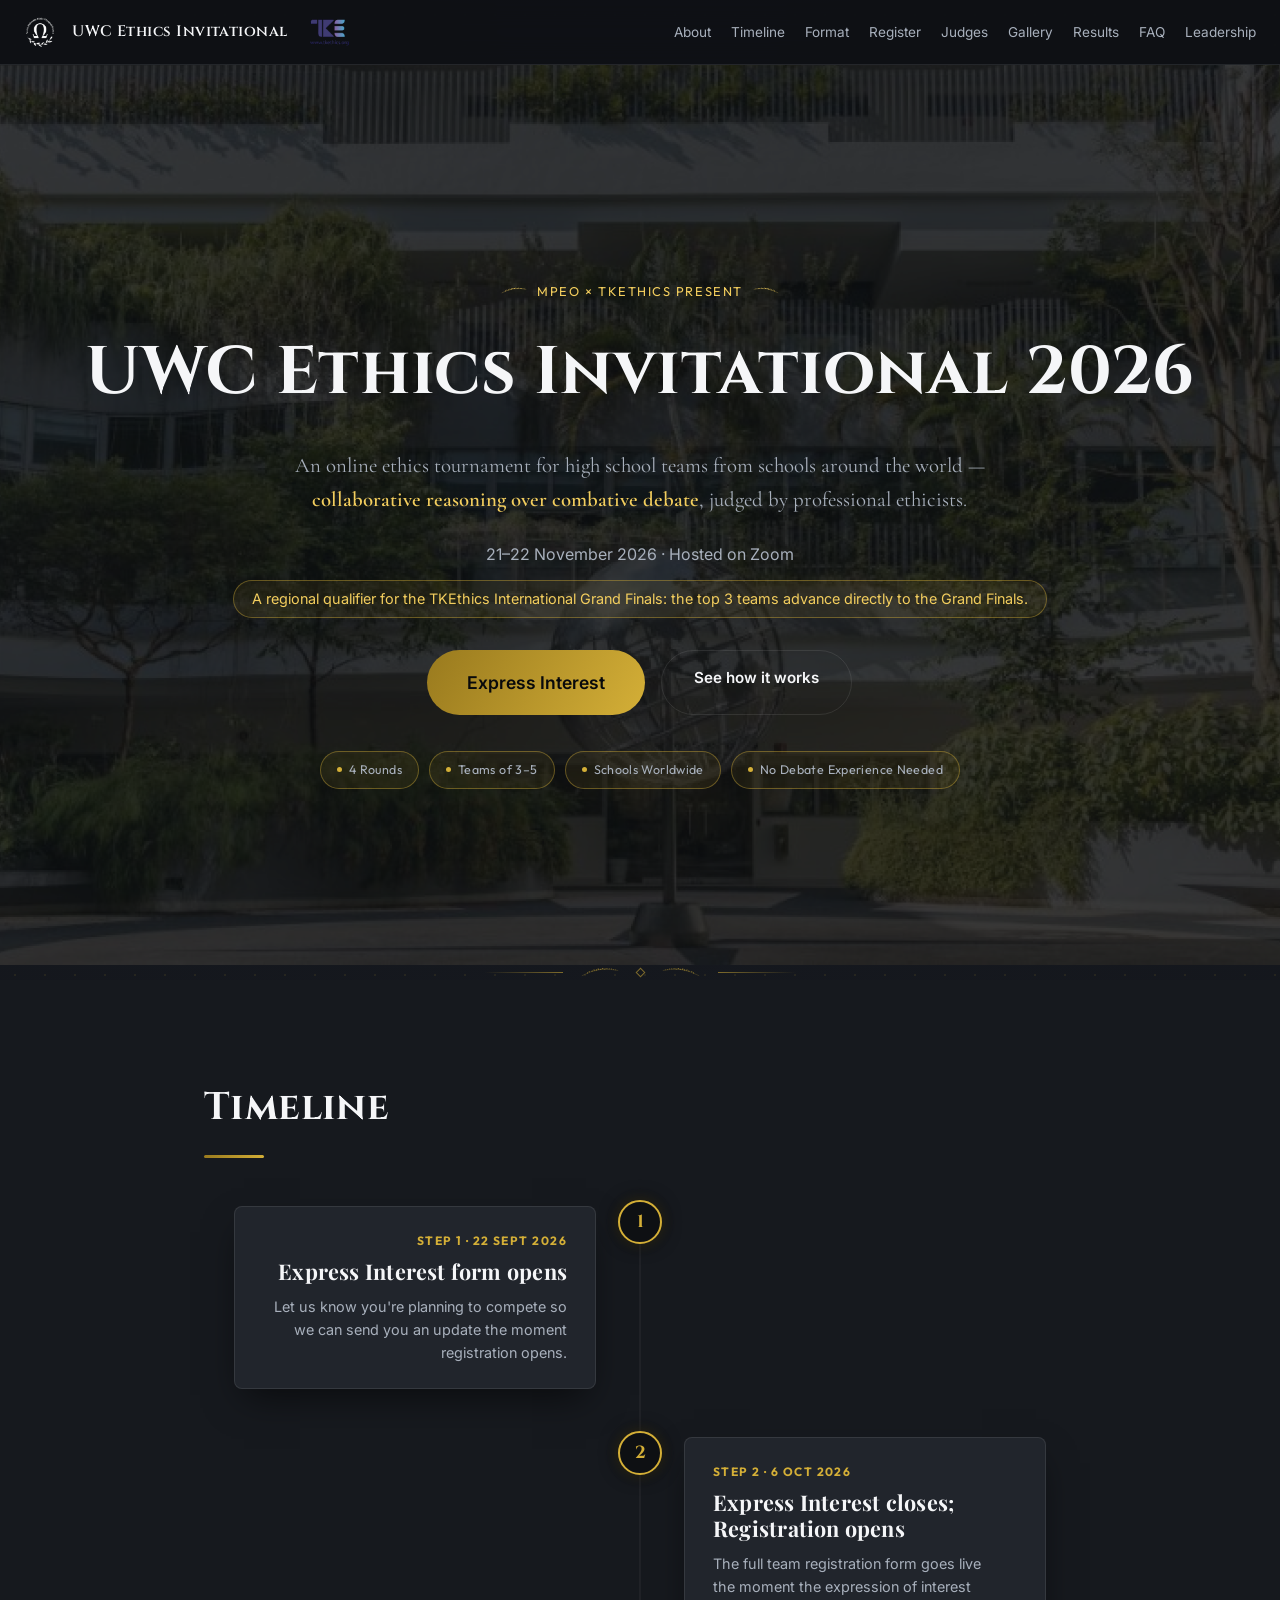
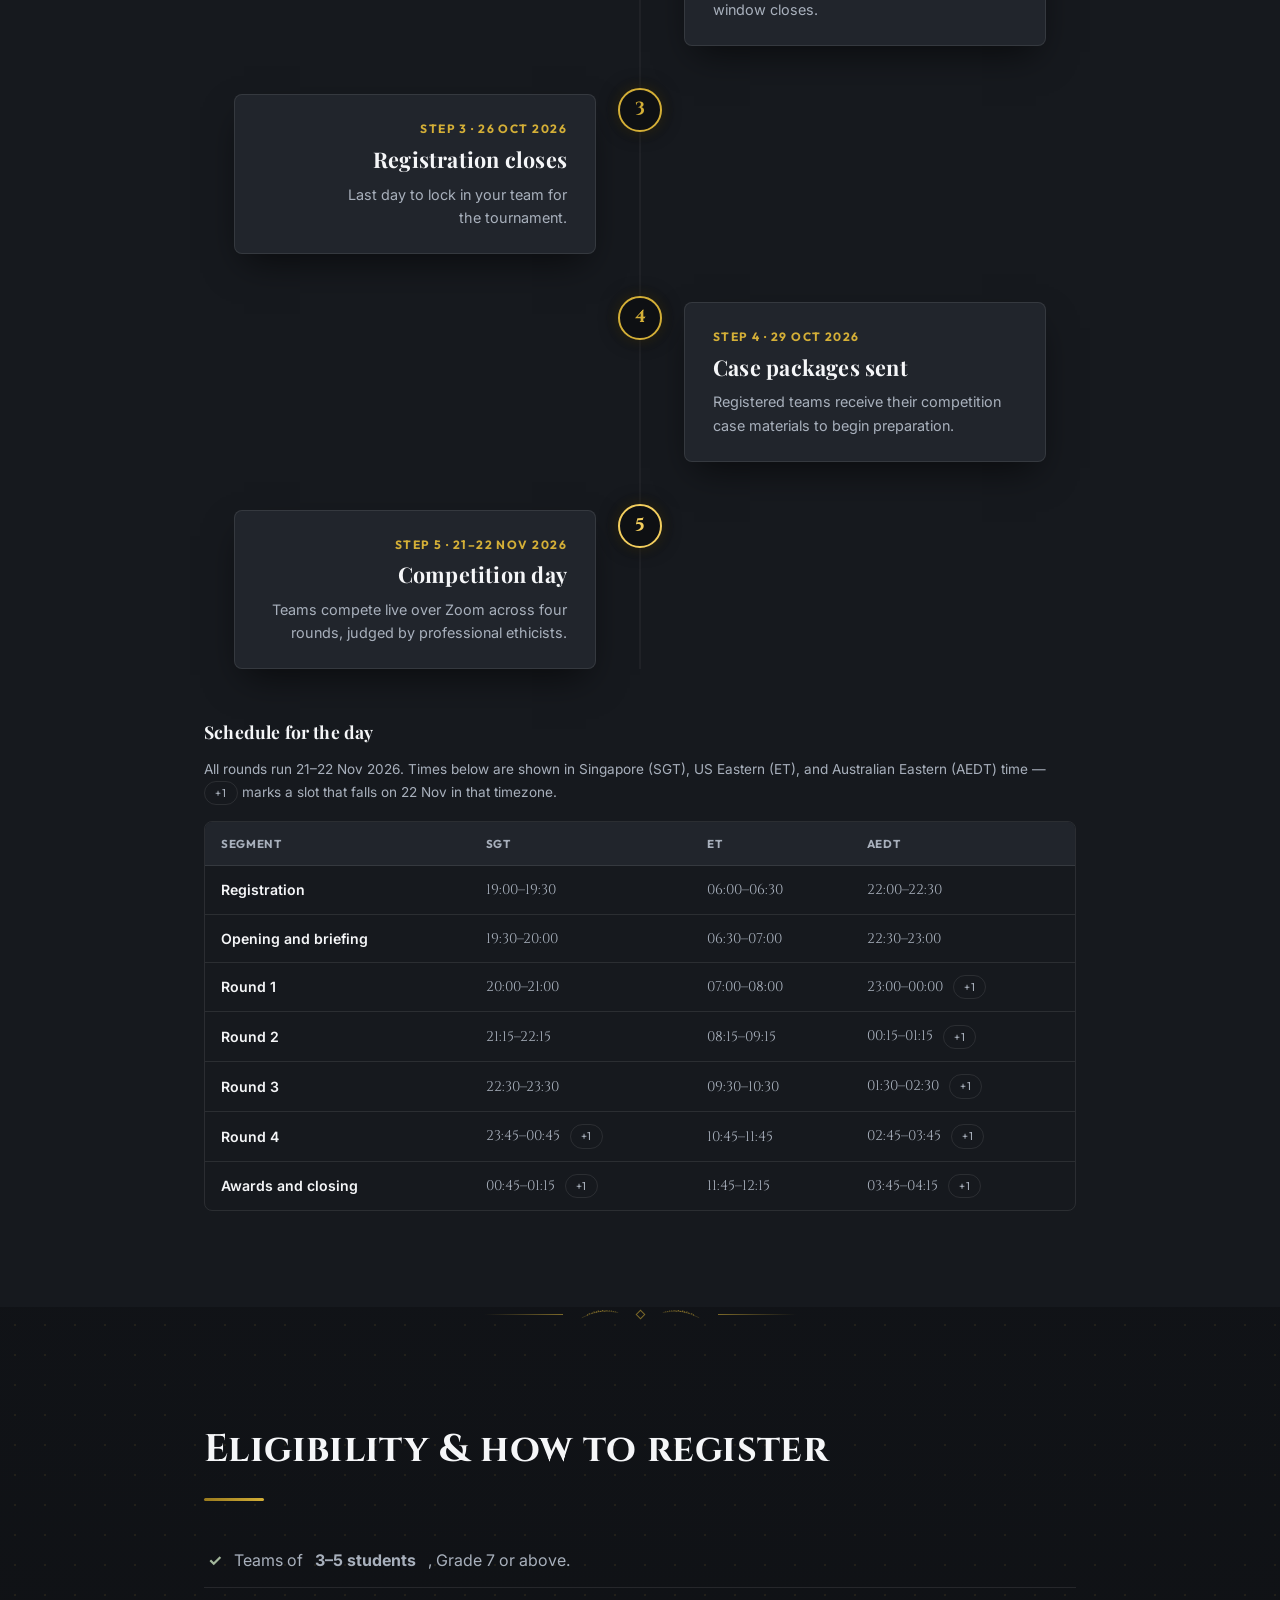
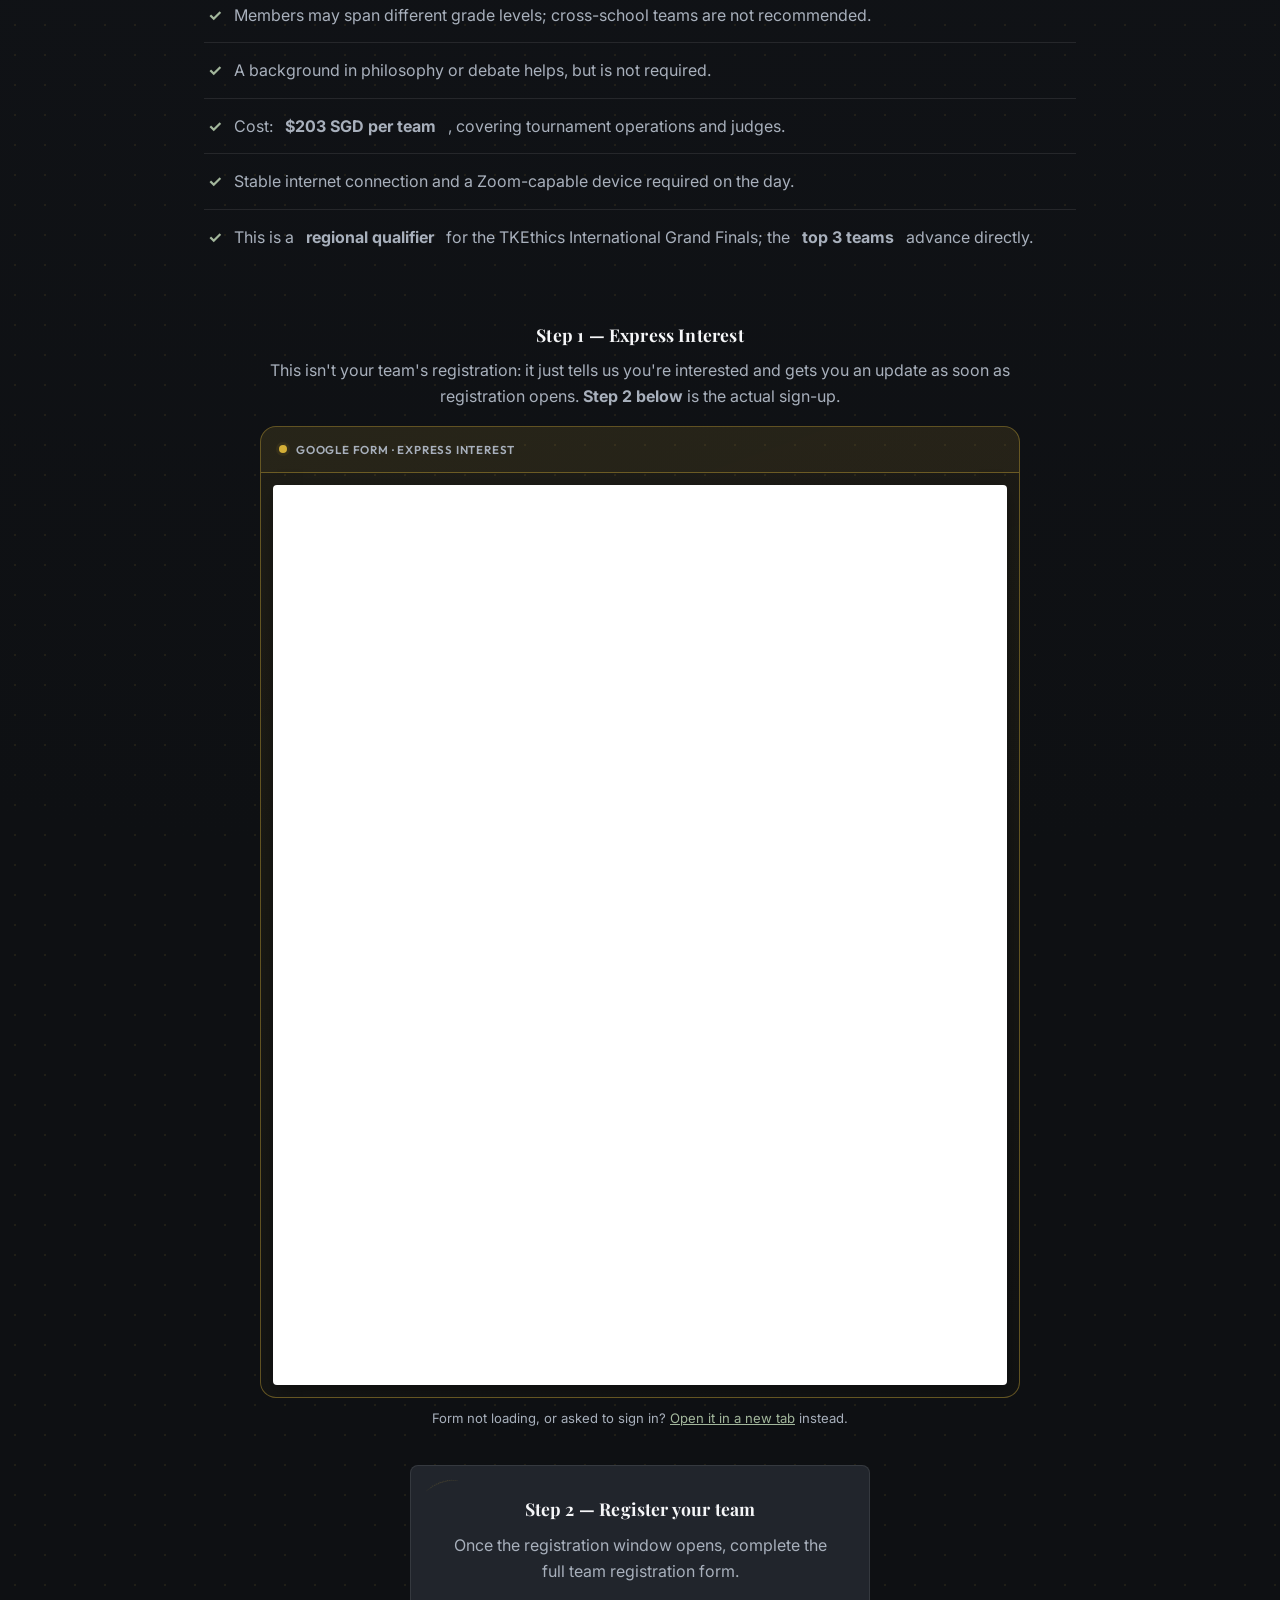
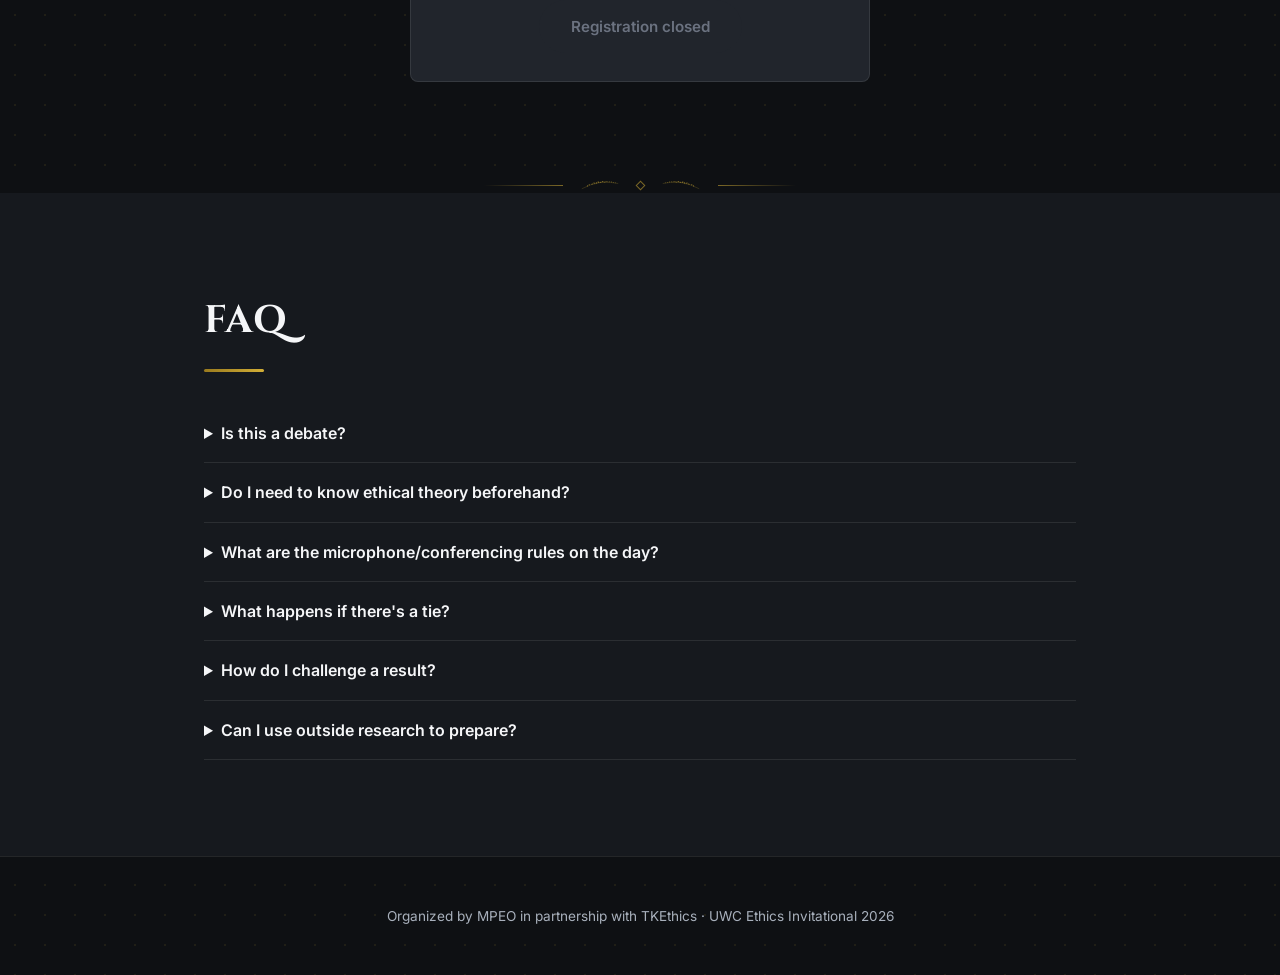
<file: index.html>
<!DOCTYPE html>
<html lang="en">
<head>
  <meta charset="UTF-8">
  <meta name="viewport" content="width=device-width, initial-scale=1.0">
  <title>UWC Ethics Invitational 2026</title>
  <meta name="description" content="An online ethics tournament for high school teams from schools around the world, hosted by MPEO in partnership with TKEthics.">
  <link rel="icon" href="assets/logos/mpeo-omega-crest.svg" type="image/svg+xml">
  <link rel="stylesheet" href="style.css">
</head>
<body>
  <header class="site-header">
    <div class="site-header__logos">
      <img src="assets/logos/mpeo-omega-crest-transparent.png" alt="Model Philosophy Ethics Olympiad crest">
      <a href="index.html" class="site-header__wordmark">UWC Ethics Invitational</a>
      <img src="assets/logos/tkethics-logo.png" alt="TKEthics logo">
    </div>
    <nav class="site-header__nav">
      <a href="about.html">About</a>
      <a href="#timeline">Timeline</a>
      <a href="format.html">Format</a>
      <a href="#eligibility">Register</a>
      <a href="judges.html">Judges</a>
      <a href="gallery.html">Gallery</a>
      <a href="results.html">Results</a>
      <a href="#faq">FAQ</a>
      <a href="leadership.html">Leadership</a>
    </nav>
  </header>

  <main>
    <section id="hero" class="hero">
      <div class="container hero__inner">
        <p class="hero__eyebrow">
          <span class="hero__eyebrow-sprig" aria-hidden="true"></span>
          MPEO × TKEthics present
          <span class="hero__eyebrow-sprig hero__eyebrow-sprig--right" aria-hidden="true"></span>
        </p>
        <h1 class="hero__title">UWC Ethics Invitational 2026</h1>
        <p class="hero__subtitle">
          An online ethics tournament for high school teams from schools
          around the world — <span class="highlight">collaborative reasoning
          over combative debate</span>, judged by professional ethicists.
        </p>
        <p class="hero__date">
          21–22 November 2026 · Hosted on Zoom
        </p>
        <p class="hero__qualifier">
          A regional qualifier for the TKEthics International Grand Finals:
          the top 3 teams advance directly to the Grand Finals.
        </p>
        <div class="hero__ctas">
          <a href="#eligibility" class="btn btn--primary btn--lg">Express Interest</a>
          <a href="format.html" class="btn btn--ghost">See how it works</a>
        </div>
        <ul class="hero__stats">
          <li>4 Rounds</li>
          <li>Teams of 3–5</li>
          <li>Schools Worldwide</li>
          <li>No Debate Experience Needed</li>
        </ul>
      </div>
    </section>
    <div class="ornament-divider" aria-hidden="true">
      <span class="ornament-divider__line"></span>
      <span class="ornament-divider__sprig"></span>
      <span class="ornament-divider__mark"></span>
      <span class="ornament-divider__sprig ornament-divider__sprig--right"></span>
      <span class="ornament-divider__line ornament-divider__line--flip"></span>
    </div>
    <section id="timeline" class="timeline">
      <div class="container container--narrow">
        <h2>Timeline</h2>
      </div>

      <div class="container">
        <ol class="roadmap">
          <li class="roadmap__item roadmap__item--left" data-reveal>
            <span class="roadmap__node">1</span>
            <div class="roadmap__card">
              <p class="roadmap__eyebrow">Step 1 · 22 Sept 2026</p>
              <h3 class="roadmap__title">Express Interest form opens</h3>
              <p class="roadmap__desc">Let us know you're planning to compete so we can send you an update the moment registration opens.</p>
            </div>
          </li>
          <li class="roadmap__item roadmap__item--right" data-reveal>
            <span class="roadmap__node">2</span>
            <div class="roadmap__card">
              <p class="roadmap__eyebrow">Step 2 · 6 Oct 2026</p>
              <h3 class="roadmap__title">Express Interest closes; Registration opens</h3>
              <p class="roadmap__desc">The full team registration form goes live the moment the expression of interest window closes.</p>
            </div>
          </li>
          <li class="roadmap__item roadmap__item--left" data-reveal>
            <span class="roadmap__node">3</span>
            <div class="roadmap__card">
              <p class="roadmap__eyebrow">Step 3 · 26 Oct 2026</p>
              <h3 class="roadmap__title">Registration closes</h3>
              <p class="roadmap__desc">Last day to lock in your team for the tournament.</p>
            </div>
          </li>
          <li class="roadmap__item roadmap__item--right" data-reveal>
            <span class="roadmap__node">4</span>
            <div class="roadmap__card">
              <p class="roadmap__eyebrow">Step 4 · 29 Oct 2026</p>
              <h3 class="roadmap__title">Case packages sent</h3>
              <p class="roadmap__desc">Registered teams receive their competition case materials to begin preparation.</p>
            </div>
          </li>
          <li class="roadmap__item roadmap__item--left roadmap__item--final" data-reveal>
            <span class="roadmap__node">5</span>
            <div class="roadmap__card">
              <p class="roadmap__eyebrow">Step 5 · 21–22 Nov 2026</p>
              <h3 class="roadmap__title">Competition day</h3>
              <p class="roadmap__desc">Teams compete live over Zoom across four rounds, judged by professional ethicists.</p>
            </div>
          </li>
        </ol>
      </div>

      <div class="container container--narrow">
        <h3>Schedule for the day</h3>
        <p class="schedule-table-note">
          All rounds run 21–22 Nov 2026. Times below are shown in Singapore
          (SGT), US Eastern (ET), and Australian Eastern (AEDT) time —
          <span class="tag--note">+1</span> marks a slot that falls on 22 Nov in that timezone.
        </p>
        <div class="schedule-table-wrap">
          <table class="schedule-table">
            <thead>
              <tr>
                <th>Segment</th>
                <th>SGT</th>
                <th>ET</th>
                <th>AEDT</th>
              </tr>
            </thead>
            <tbody>
              <tr>
                <td>Registration</td>
                <td>19:00–19:30</td>
                <td>06:00–06:30</td>
                <td>22:00–22:30</td>
              </tr>
              <tr>
                <td>Opening and briefing</td>
                <td>19:30–20:00</td>
                <td>06:30–07:00</td>
                <td>22:30–23:00</td>
              </tr>
              <tr>
                <td>Round 1</td>
                <td>20:00–21:00</td>
                <td>07:00–08:00</td>
                <td>23:00–00:00 <span class="tag--note">+1</span></td>
              </tr>
              <tr>
                <td>Round 2</td>
                <td>21:15–22:15</td>
                <td>08:15–09:15</td>
                <td>00:15–01:15 <span class="tag--note">+1</span></td>
              </tr>
              <tr>
                <td>Round 3</td>
                <td>22:30–23:30</td>
                <td>09:30–10:30</td>
                <td>01:30–02:30 <span class="tag--note">+1</span></td>
              </tr>
              <tr>
                <td>Round 4</td>
                <td>23:45–00:45 <span class="tag--note">+1</span></td>
                <td>10:45–11:45</td>
                <td>02:45–03:45 <span class="tag--note">+1</span></td>
              </tr>
              <tr>
                <td>Awards and closing</td>
                <td>00:45–01:15 <span class="tag--note">+1</span></td>
                <td>11:45–12:15</td>
                <td>03:45–04:15 <span class="tag--note">+1</span></td>
              </tr>
            </tbody>
          </table>
        </div>
      </div>
    </section>
    <div class="ornament-divider" aria-hidden="true">
      <span class="ornament-divider__line"></span>
      <span class="ornament-divider__sprig"></span>
      <span class="ornament-divider__mark"></span>
      <span class="ornament-divider__sprig ornament-divider__sprig--right"></span>
      <span class="ornament-divider__line ornament-divider__line--flip"></span>
    </div>
    <section id="eligibility" class="eligibility">
      <div class="container container--narrow">
        <h2>Eligibility &amp; how to register</h2>

        <ul class="eligibility__list">
          <li data-reveal>Teams of <strong>3–5 students</strong>, Grade 7 or above.</li>
          <li data-reveal>Members may span different grade levels; cross-school teams are not recommended.</li>
          <li data-reveal>A background in philosophy or debate helps, but is not required.</li>
          <li data-reveal>Cost: <strong>$203 SGD per team</strong>, covering tournament operations and judges.</li>
          <li data-reveal>Stable internet connection and a Zoom-capable device required on the day.</li>
          <li data-reveal>This is a <strong>regional qualifier</strong> for the TKEthics International Grand Finals; the <strong>top 3 teams</strong> advance directly.</li>
        </ul>

      </div>

      <div class="container">
        <div class="funnel-step funnel-step--wide">
          <h3>Step 1 — Express Interest</h3>
          <p>
            This isn't your team's registration: it just tells us you're
            interested and gets you an update as soon as registration opens.
            <strong>Step 2 below</strong> is the actual sign-up.
          </p>

          <div class="funnel-step__embed funnel-step__embed--wide">
            <div class="funnel-step__embed-chrome" aria-hidden="true">
              <span class="funnel-step__embed-dot"></span>
              <span class="funnel-step__embed-label">Google Form · Express Interest</span>
            </div>
            <div class="funnel-step__embed-body">
              <iframe
                src="https://docs.google.com/forms/d/e/1FAIpQLSfIuhAGagc5DFZFMFiSPO38pOxw3OBlxvKFIQh_dhRvgZmaxA/viewform?embedded=true"
                title="Express Interest form"
                loading="lazy"
              >Loading…</iframe>
            </div>
          </div>
          <p class="funnel-step__fallback">
            Form not loading, or asked to sign in?
            <a href="https://docs.google.com/forms/d/e/1FAIpQLSfIuhAGagc5DFZFMFiSPO38pOxw3OBlxvKFIQh_dhRvgZmaxA/viewform" target="_blank" rel="noopener">Open it in a new tab</a> instead.
          </p>

          <p class="countdown-label" id="eoi-countdown-label" hidden>Expression of interest closes in:</p>
          <dl id="eoi-countdown" class="countdown" hidden>
            <div class="countdown__unit">
              <dt>Days</dt>
              <dd data-countdown="days">0</dd>
            </div>
            <div class="countdown__unit">
              <dt>Hours</dt>
              <dd data-countdown="hours">0</dd>
            </div>
            <div class="countdown__unit">
              <dt>Minutes</dt>
              <dd data-countdown="minutes">0</dd>
            </div>
            <div class="countdown__unit">
              <dt>Seconds</dt>
              <dd data-countdown="seconds">0</dd>
            </div>
          </dl>

          <div class="funnel-step__register">
            <h3>Step 2 — Register your team</h3>
            <p>Once the registration window opens, complete the full team registration form.</p>

            <a id="registration-cta" href="#" class="btn btn--primary">Register</a>
          </div>
        </div>
      </div>
    </section>
    <div class="ornament-divider" aria-hidden="true">
      <span class="ornament-divider__line"></span>
      <span class="ornament-divider__sprig"></span>
      <span class="ornament-divider__mark"></span>
      <span class="ornament-divider__sprig ornament-divider__sprig--right"></span>
      <span class="ornament-divider__line ornament-divider__line--flip"></span>
    </div>
    <section id="faq" class="faq">
      <div class="container container--narrow">
        <h2>FAQ</h2>

        <details class="faq__item">
          <summary>Is this a debate?</summary>
          <p>No. Teams can agree with each other's position — you're judged on the quality of your reasoning, not on winning an argument.</p>
        </details>

        <details class="faq__item">
          <summary>Do I need to know ethical theory beforehand?</summary>
          <p>No prior experience is required. Read the case package carefully, think through the arguments, and you're ready — see the <a href="format.html">How the competition works</a> page for a primer.</p>
        </details>

        <details class="faq__item">
          <summary>What are the microphone/conferencing rules on the day?</summary>
          <p>Keep your microphone muted unless invited to speak by the moderator/judge. During your team's private conference time, you may turn your mic off if everyone is in one room; if your team is spread across locations, use a separate call for team discussion and stay silent on it outside your allotted conference times.</p>
        </details>

        <details class="faq__item">
          <summary>What happens if there's a tie?</summary>
          <p>The head judge breaks ties using the highest score in the first heat; if that's still tied, the highest score in the second heat, and so on.</p>
        </details>

        <details class="faq__item">
          <summary>How do I challenge a result?</summary>
          <p>Complaints or challenges to results must be submitted in writing to the organizers. Results are otherwise final and are published within 24 hours of the competition.</p>
        </details>

        <details class="faq__item">
          <summary>Can I use outside research to prepare?</summary>
          <p>Yes — but simply presenting facts won't score well on its own. You need valid, persuasive arguments backed by facts, and if you cite a specific fact not in the case itself, name your source (e.g. "according to a 2011 article in National Geographic…").</p>
        </details>
      </div>
    </section>
  </main>

  <footer class="site-footer">
    <p>Organized by MPEO in partnership with TKEthics · UWC Ethics Invitational 2026</p>
  </footer>

  <script type="module" src="js/app.js"></script>
</body>
</html>
</file>
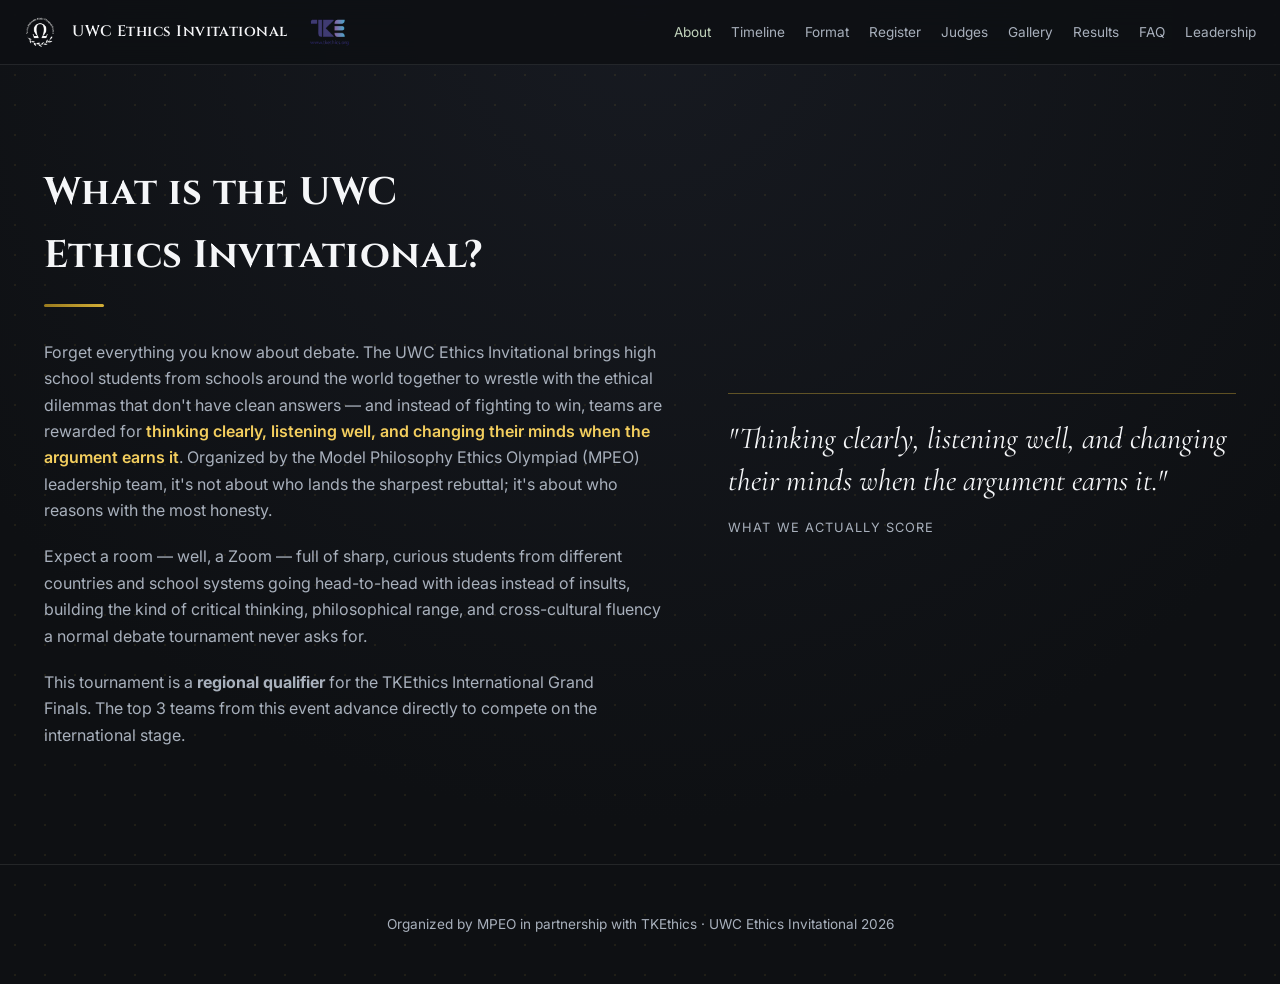
<file: about.html>
<!DOCTYPE html>
<html lang="en">
<head>
  <meta charset="UTF-8">
  <meta name="viewport" content="width=device-width, initial-scale=1.0">
  <title>About · UWC Ethics Invitational 2026</title>
  <meta name="description" content="What is the UWC Ethics Invitational? An online ethics tournament for high school teams from schools around the world, hosted by MPEO in partnership with TKEthics.">
  <link rel="icon" href="assets/logos/mpeo-omega-crest.svg" type="image/svg+xml">
  <link rel="stylesheet" href="style.css">
</head>
<body>
  <header class="site-header">
    <div class="site-header__logos">
      <img src="assets/logos/mpeo-omega-crest-transparent.png" alt="Model Philosophy Ethics Olympiad crest">
      <a href="index.html" class="site-header__wordmark">UWC Ethics Invitational</a>
      <img src="assets/logos/tkethics-logo.png" alt="TKEthics logo">
    </div>
    <nav class="site-header__nav">
      <a href="about.html" aria-current="page">About</a>
      <a href="index.html#timeline">Timeline</a>
      <a href="format.html">Format</a>
      <a href="index.html#eligibility">Register</a>
      <a href="judges.html">Judges</a>
      <a href="gallery.html">Gallery</a>
      <a href="results.html">Results</a>
      <a href="index.html#faq">FAQ</a>
      <a href="leadership.html">Leadership</a>
    </nav>
  </header>

  <main>
    <section id="about" class="about">
      <div class="container about__grid">
        <div>
          <h2>What is the UWC Ethics Invitational?</h2>
          <p>
            Forget everything you know about debate. The UWC Ethics Invitational
            brings high school students from schools around the world together
            to wrestle with the ethical dilemmas that don't have clean answers —
            and instead of fighting to win, teams are rewarded for
            <span class="highlight">thinking clearly, listening well, and
            changing their minds when the argument earns it</span>. Organized by
            the Model Philosophy Ethics Olympiad (MPEO) leadership team, it's
            not about who lands the sharpest rebuttal; it's about who reasons
            with the most honesty.
          </p>
          <p>
            Expect a room — well, a Zoom — full of sharp, curious students from
            different countries and school systems going head-to-head with
            ideas instead of insults, building the kind of critical thinking,
            philosophical range, and cross-cultural fluency a normal debate
            tournament never asks for.
          </p>
          <p>
            This tournament is a <strong>regional qualifier</strong> for the
            TKEthics International Grand Finals. The top 3 teams from this
            event advance directly to compete on the international stage.
          </p>
        </div>
        <blockquote class="about__pullquote">
          "Thinking clearly, listening well, and changing their minds when the
          argument earns it."
          <cite>What we actually score</cite>
        </blockquote>
      </div>
    </section>
  </main>

  <footer class="site-footer">
    <p>Organized by MPEO in partnership with TKEthics · UWC Ethics Invitational 2026</p>
  </footer>

  <script type="module" src="js/app.js"></script>
</body>
</html>
</file>
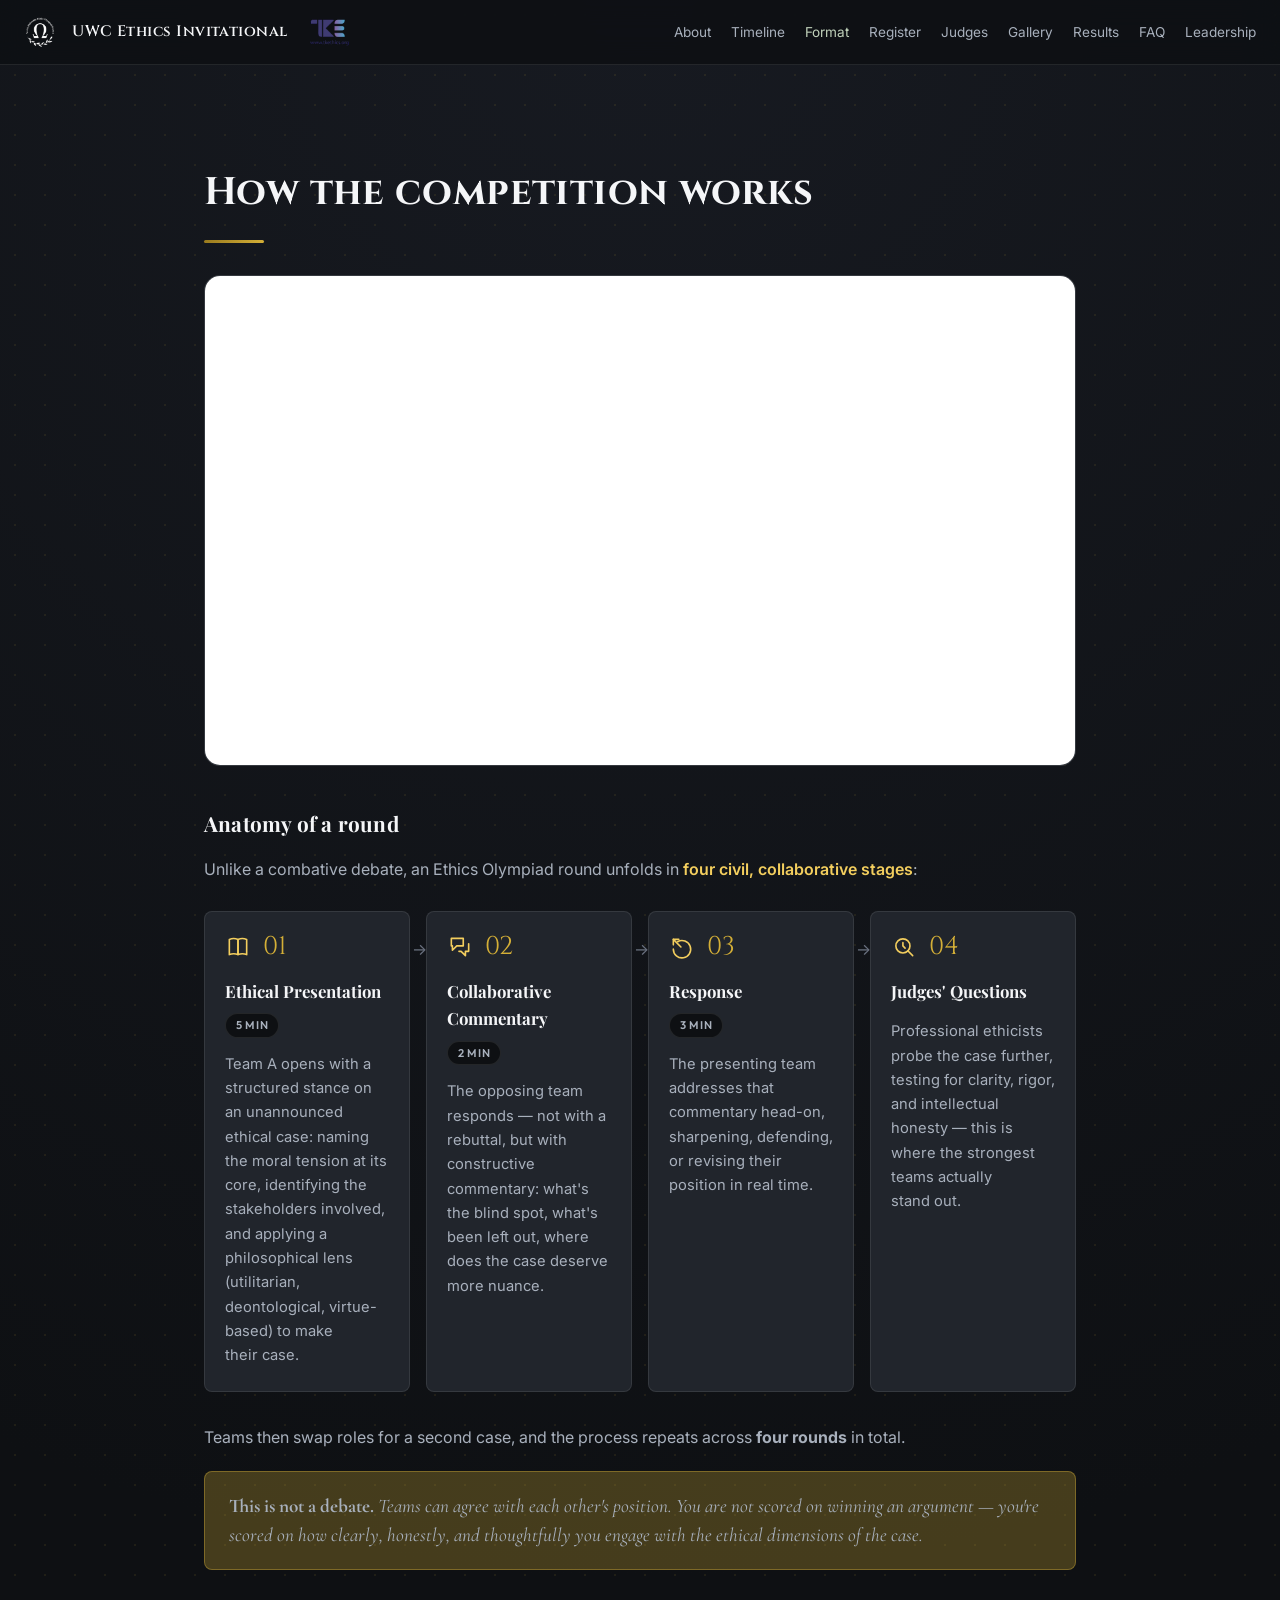
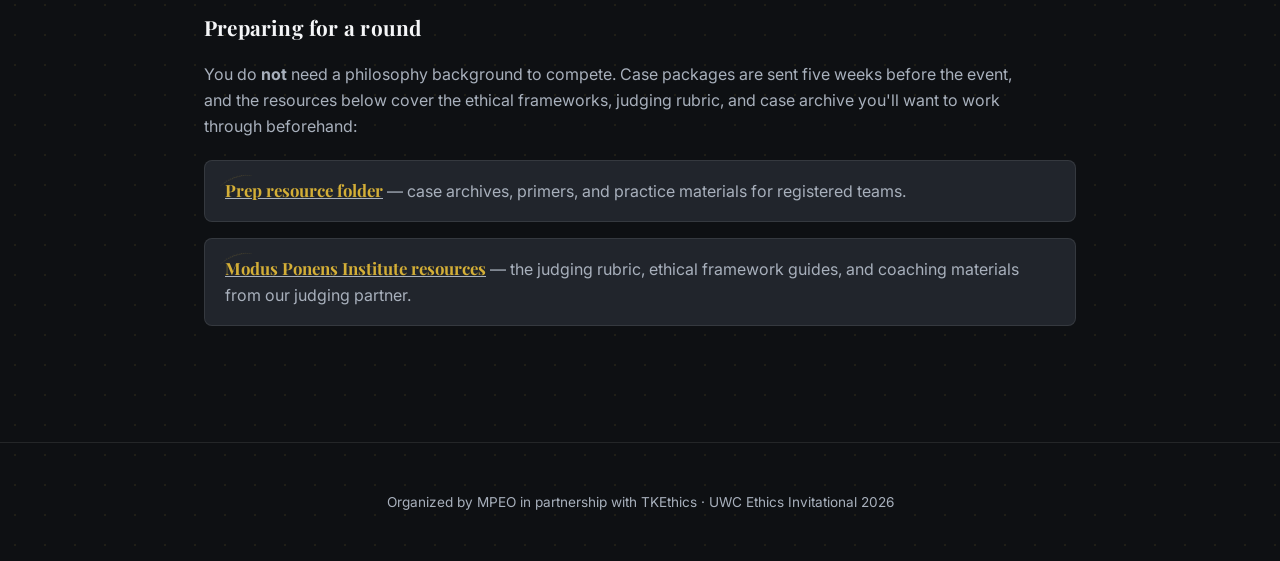
<file: format.html>
<!DOCTYPE html>
<html lang="en">
<head>
  <meta charset="UTF-8">
  <meta name="viewport" content="width=device-width, initial-scale=1.0">
  <title>Format · UWC Ethics Invitational 2026</title>
  <meta name="description" content="How the UWC Ethics Invitational works: the anatomy of a round, judging philosophy, and how to prepare.">
  <link rel="icon" href="assets/logos/mpeo-omega-crest.svg" type="image/svg+xml">
  <link rel="stylesheet" href="style.css">
</head>
<body>
  <header class="site-header">
    <div class="site-header__logos">
      <img src="assets/logos/mpeo-omega-crest-transparent.png" alt="Model Philosophy Ethics Olympiad crest">
      <a href="index.html" class="site-header__wordmark">UWC Ethics Invitational</a>
      <img src="assets/logos/tkethics-logo.png" alt="TKEthics logo">
    </div>
    <nav class="site-header__nav">
      <a href="about.html">About</a>
      <a href="index.html#timeline">Timeline</a>
      <a href="format.html" aria-current="page">Format</a>
      <a href="index.html#eligibility">Register</a>
      <a href="judges.html">Judges</a>
      <a href="gallery.html">Gallery</a>
      <a href="results.html">Results</a>
      <a href="index.html#faq">FAQ</a>
      <a href="leadership.html">Leadership</a>
    </nav>
  </header>

  <main>
    <section id="format" class="format">
      <div class="container container--narrow">
        <h2>How the competition works</h2>

        <div class="format__video-slot" aria-label="Format explainer video">
          <iframe
            src="https://www.youtube.com/embed/jXEkjrmyHf0"
            title="How an Ethics Olympiad round works"
            loading="lazy"
            allow="accelerometer; autoplay; clipboard-write; encrypted-media; gyroscope; picture-in-picture; web-share"
            allowfullscreen
          ></iframe>
        </div>

        <h3>Anatomy of a round</h3>
        <p>
          Unlike a combative debate, an Ethics Olympiad round unfolds in
          <span class="highlight">four civil, collaborative stages</span>:
        </p>

        <div class="format__steps">
          <div class="format__step" data-reveal>
            <div class="format__step-marker">
              <span class="format__step-icon" aria-hidden="true">
                <svg viewBox="0 0 24 24" fill="none" stroke="currentColor" stroke-width="1.5" stroke-linecap="round" stroke-linejoin="round"><path d="M4 5c2.5-1 5.5-1 8 0v14c-2.5-1-5.5-1-8 0z"/><path d="M20 5c-2.5-1-5.5-1-8 0v14c2.5-1 5.5-1 8 0z"/></svg>
              </span>
              <span class="format__step-number">01</span>
            </div>
            <h4 class="format__step-title">Ethical Presentation</h4>
            <span class="format__step-time">5 min</span>
            <p>
              Team A opens with a structured stance on an unannounced ethical
              case: naming the moral tension at its core, identifying the
              stakeholders involved, and applying a philosophical lens
              (utilitarian, deontological, virtue-based) to make their case.
            </p>
          </div>
          <div class="format__step" data-reveal>
            <div class="format__step-marker">
              <span class="format__step-icon" aria-hidden="true">
                <svg viewBox="0 0 24 24" fill="none" stroke="currentColor" stroke-width="1.5" stroke-linecap="round" stroke-linejoin="round"><path d="M4 4h11v7H9l-4 4v-4H4z"/><path d="M20 9v7h-3v4l-4-4h-2"/></svg>
              </span>
              <span class="format__step-number">02</span>
            </div>
            <h4 class="format__step-title">Collaborative Commentary</h4>
            <span class="format__step-time">2 min</span>
            <p>
              The opposing team responds — not with a rebuttal, but with
              constructive commentary: what's the blind spot, what's been
              left out, where does the case deserve more nuance.
            </p>
          </div>
          <div class="format__step" data-reveal>
            <div class="format__step-marker">
              <span class="format__step-icon" aria-hidden="true">
                <svg viewBox="0 0 24 24" fill="none" stroke="currentColor" stroke-width="1.5" stroke-linecap="round" stroke-linejoin="round"><path d="M9 5H4v5"/><path d="M4 5l7 7"/><path d="M4 14a8 8 0 1 0 4-6.9"/></svg>
              </span>
              <span class="format__step-number">03</span>
            </div>
            <h4 class="format__step-title">Response</h4>
            <span class="format__step-time">3 min</span>
            <p>
              The presenting team addresses that commentary head-on,
              sharpening, defending, or revising their position in real time.
            </p>
          </div>
          <div class="format__step" data-reveal>
            <div class="format__step-marker">
              <span class="format__step-icon" aria-hidden="true">
                <svg viewBox="0 0 24 24" fill="none" stroke="currentColor" stroke-width="1.5" stroke-linecap="round" stroke-linejoin="round"><circle cx="11" cy="11" r="6.5"/><path d="M20 20l-4.5-4.5"/><path d="M11 8v3l2 2"/></svg>
              </span>
              <span class="format__step-number">04</span>
            </div>
            <h4 class="format__step-title">Judges' Questions</h4>
            <p>
              Professional ethicists probe the case further, testing for
              clarity, rigor, and intellectual honesty — this is where the
              strongest teams actually stand out.
            </p>
          </div>
        </div>

        <p>
          Teams then swap roles for a second case, and the process repeats
          across <strong>four rounds</strong> in total.
        </p>

        <p class="format__callout">
          <strong>This is not a debate.</strong> Teams can agree with each
          other's position. You are not scored on winning an argument — you're
          scored on how clearly, honestly, and thoughtfully you engage with the
          ethical dimensions of the case.
        </p>

        <h3>Preparing for a round</h3>
        <p>
          You do <strong>not</strong> need a philosophy background to compete.
          Case packages are sent five weeks before the event, and the resources
          below cover the ethical frameworks, judging rubric, and case archive
          you'll want to work through beforehand:
        </p>
        <ul class="format__theories">
          <li>
            <a href="https://drive.google.com/drive/folders/1nS4wFvGmo-B0adYJfRLkstplzWHfmPI3" target="_blank" rel="noopener"><strong>Prep resource folder</strong></a>
            — case archives, primers, and practice materials for registered teams.
          </li>
          <li>
            <a href="https://www.modusponensinstitute.com/resources" target="_blank" rel="noopener"><strong>Modus Ponens Institute resources</strong></a>
            — the judging rubric, ethical framework guides, and coaching materials from our judging partner.
          </li>
        </ul>
      </div>
    </section>
  </main>

  <footer class="site-footer">
    <p>Organized by MPEO in partnership with TKEthics · UWC Ethics Invitational 2026</p>
  </footer>

  <script type="module" src="js/app.js"></script>
</body>
</html>
</file>
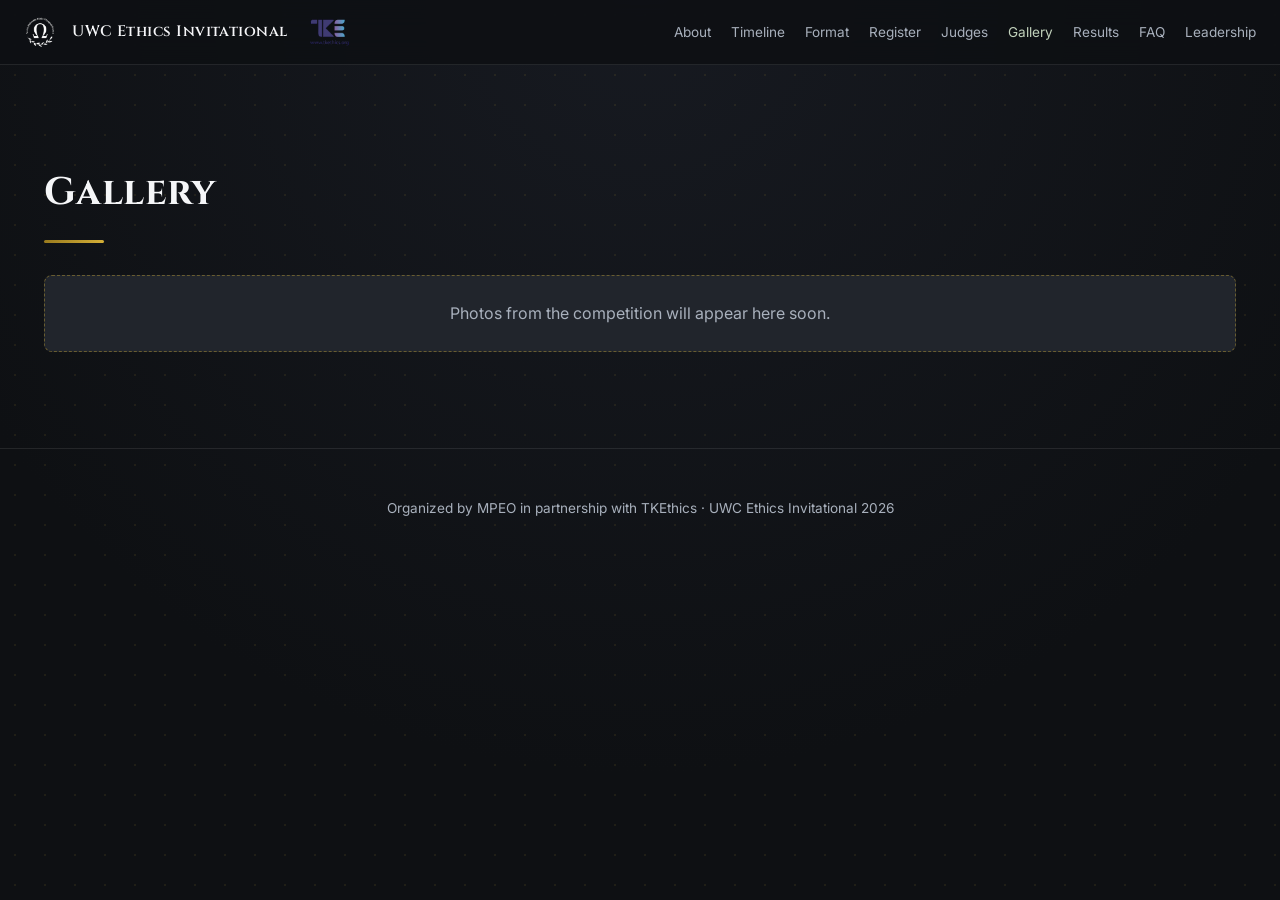
<file: gallery.html>
<!DOCTYPE html>
<html lang="en">
<head>
  <meta charset="UTF-8">
  <meta name="viewport" content="width=device-width, initial-scale=1.0">
  <title>Gallery · UWC Ethics Invitational 2026</title>
  <meta name="description" content="Photos from the UWC Ethics Invitational.">
  <link rel="icon" href="assets/logos/mpeo-omega-crest.svg" type="image/svg+xml">
  <link rel="stylesheet" href="style.css">
</head>
<body>
  <header class="site-header">
    <div class="site-header__logos">
      <img src="assets/logos/mpeo-omega-crest-transparent.png" alt="Model Philosophy Ethics Olympiad crest">
      <a href="index.html" class="site-header__wordmark">UWC Ethics Invitational</a>
      <img src="assets/logos/tkethics-logo.png" alt="TKEthics logo">
    </div>
    <nav class="site-header__nav">
      <a href="about.html">About</a>
      <a href="index.html#timeline">Timeline</a>
      <a href="format.html">Format</a>
      <a href="index.html#eligibility">Register</a>
      <a href="judges.html">Judges</a>
      <a href="gallery.html" aria-current="page">Gallery</a>
      <a href="results.html">Results</a>
      <a href="index.html#faq">FAQ</a>
      <a href="leadership.html">Leadership</a>
    </nav>
  </header>

  <main>
    <section id="gallery" class="gallery">
      <div class="container">
        <h2>Gallery</h2>
        <div id="gallery-root"></div>
      </div>
    </section>
  </main>

  <footer class="site-footer">
    <p>Organized by MPEO in partnership with TKEthics · UWC Ethics Invitational 2026</p>
  </footer>

  <script type="module" src="js/app.js"></script>
</body>
</html>
</file>
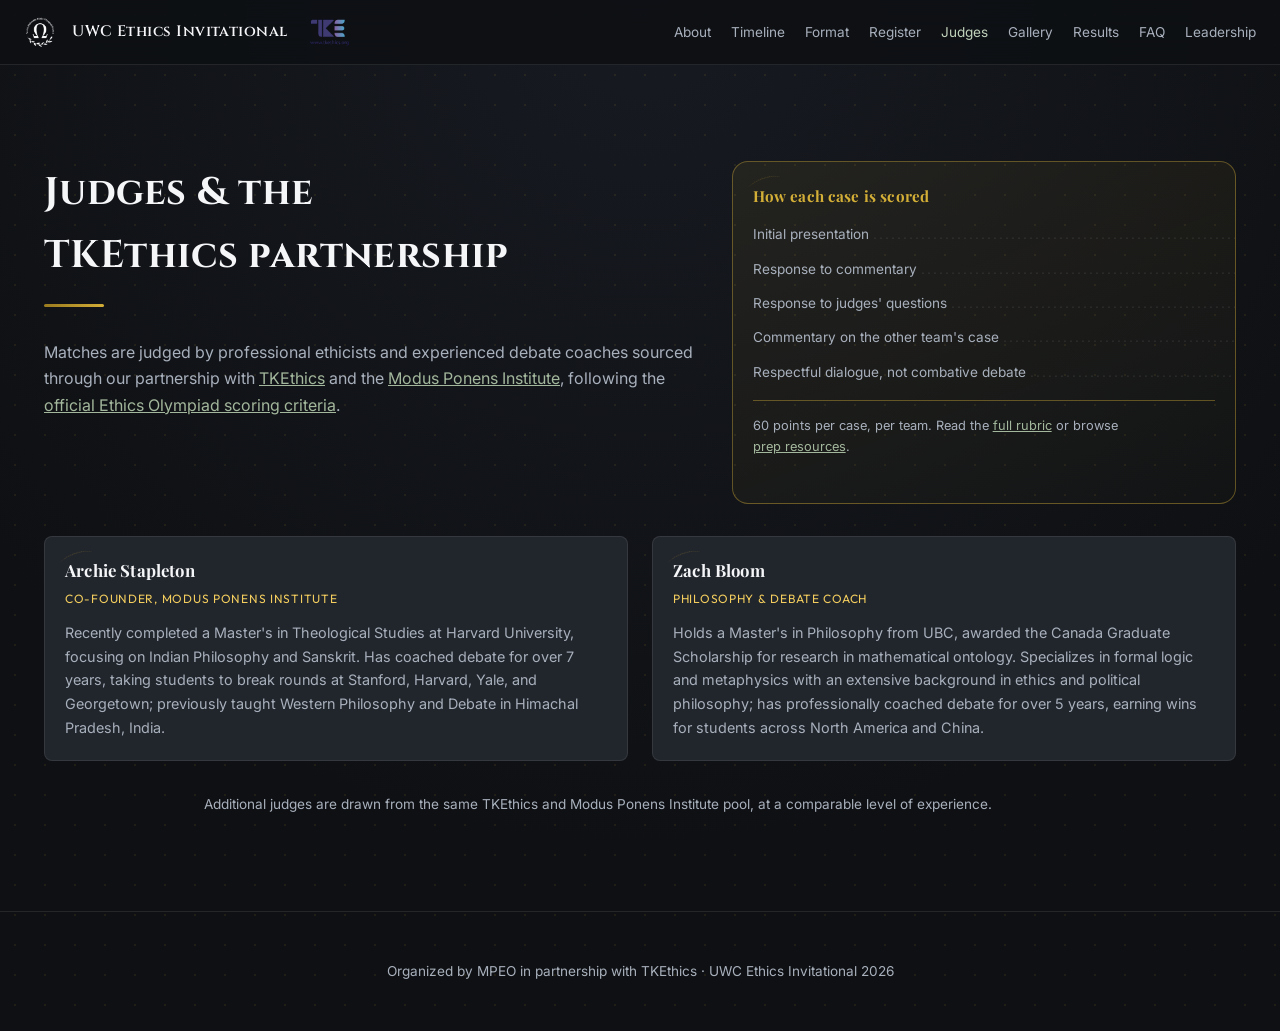
<file: judges.html>
<!DOCTYPE html>
<html lang="en">
<head>
  <meta charset="UTF-8">
  <meta name="viewport" content="width=device-width, initial-scale=1.0">
  <title>Judges · UWC Ethics Invitational 2026</title>
  <meta name="description" content="Judges and the TKEthics partnership behind the UWC Ethics Invitational, plus how each case is scored.">
  <link rel="icon" href="assets/logos/mpeo-omega-crest.svg" type="image/svg+xml">
  <link rel="stylesheet" href="style.css">
</head>
<body>
  <header class="site-header">
    <div class="site-header__logos">
      <img src="assets/logos/mpeo-omega-crest-transparent.png" alt="Model Philosophy Ethics Olympiad crest">
      <a href="index.html" class="site-header__wordmark">UWC Ethics Invitational</a>
      <img src="assets/logos/tkethics-logo.png" alt="TKEthics logo">
    </div>
    <nav class="site-header__nav">
      <a href="about.html">About</a>
      <a href="index.html#timeline">Timeline</a>
      <a href="format.html">Format</a>
      <a href="index.html#eligibility">Register</a>
      <a href="judges.html" aria-current="page">Judges</a>
      <a href="gallery.html">Gallery</a>
      <a href="results.html">Results</a>
      <a href="index.html#faq">FAQ</a>
      <a href="leadership.html">Leadership</a>
    </nav>
  </header>

  <main>
    <section id="judges" class="judges">
      <div class="container judges__top">
        <div class="judges__intro">
          <h2>Judges &amp; the TKEthics partnership</h2>
          <p>
            Matches are judged by professional ethicists and experienced debate
            coaches sourced through our partnership with
            <a href="https://www.tkethics.org/" target="_blank" rel="noopener">TKEthics</a>
            and the
            <a href="https://www.modusponensinstitute.com/about-us" target="_blank" rel="noopener">Modus Ponens Institute</a>,
            following the
            <a href="https://www.modusponensinstitute.com/judging-criteria" target="_blank" rel="noopener">official Ethics Olympiad scoring criteria</a>.
          </p>
        </div>
        <div class="judges__criteria">
          <h3>How each case is scored</h3>
          <ul>
            <li><span>Initial presentation</span><strong>15</strong></li>
            <li><span>Response to commentary</span><strong>15</strong></li>
            <li><span>Response to judges' questions</span><strong>15</strong></li>
            <li><span>Commentary on the other team's case</span><strong>10</strong></li>
            <li><span>Respectful dialogue, not combative debate</span><strong>5</strong></li>
          </ul>
          <p class="judges__criteria-total">
            60 points per case, per team. Read the
            <a href="https://www.modusponensinstitute.com/judging-criteria" target="_blank" rel="noopener">full rubric</a>
            or browse
            <a href="https://www.modusponensinstitute.com/resources" target="_blank" rel="noopener">prep resources</a>.
          </p>
        </div>
      </div>
      <div class="container judges__bios-row">
        <div class="judges__bio" data-reveal>
          <h3>Archie Stapleton</h3>
          <span class="judges__bio-role">Co-founder, Modus Ponens Institute</span>
          <p>
            Recently completed a Master's in Theological Studies at Harvard
            University, focusing on Indian Philosophy and Sanskrit. Has coached
            debate for over 7 years, taking students to break rounds at
            Stanford, Harvard, Yale, and Georgetown; previously taught Western
            Philosophy and Debate in Himachal Pradesh, India.
          </p>
        </div>
        <div class="judges__bio" data-reveal>
          <h3>Zach Bloom</h3>
          <span class="judges__bio-role">Philosophy &amp; debate coach</span>
          <p>
            Holds a Master's in Philosophy from UBC, awarded the Canada
            Graduate Scholarship for research in mathematical ontology.
            Specializes in formal logic and metaphysics with an extensive
            background in ethics and political philosophy; has professionally
            coached debate for over 5 years, earning wins for students across
            North America and China.
          </p>
        </div>
      </div>
      <div class="container container--narrow">
        <p class="judges__bio-note">
          Additional judges are drawn from the same TKEthics and Modus Ponens
          Institute pool, at a comparable level of experience.
        </p>
      </div>
    </section>
  </main>

  <footer class="site-footer">
    <p>Organized by MPEO in partnership with TKEthics · UWC Ethics Invitational 2026</p>
  </footer>

  <script type="module" src="js/app.js"></script>
</body>
</html>
</file>
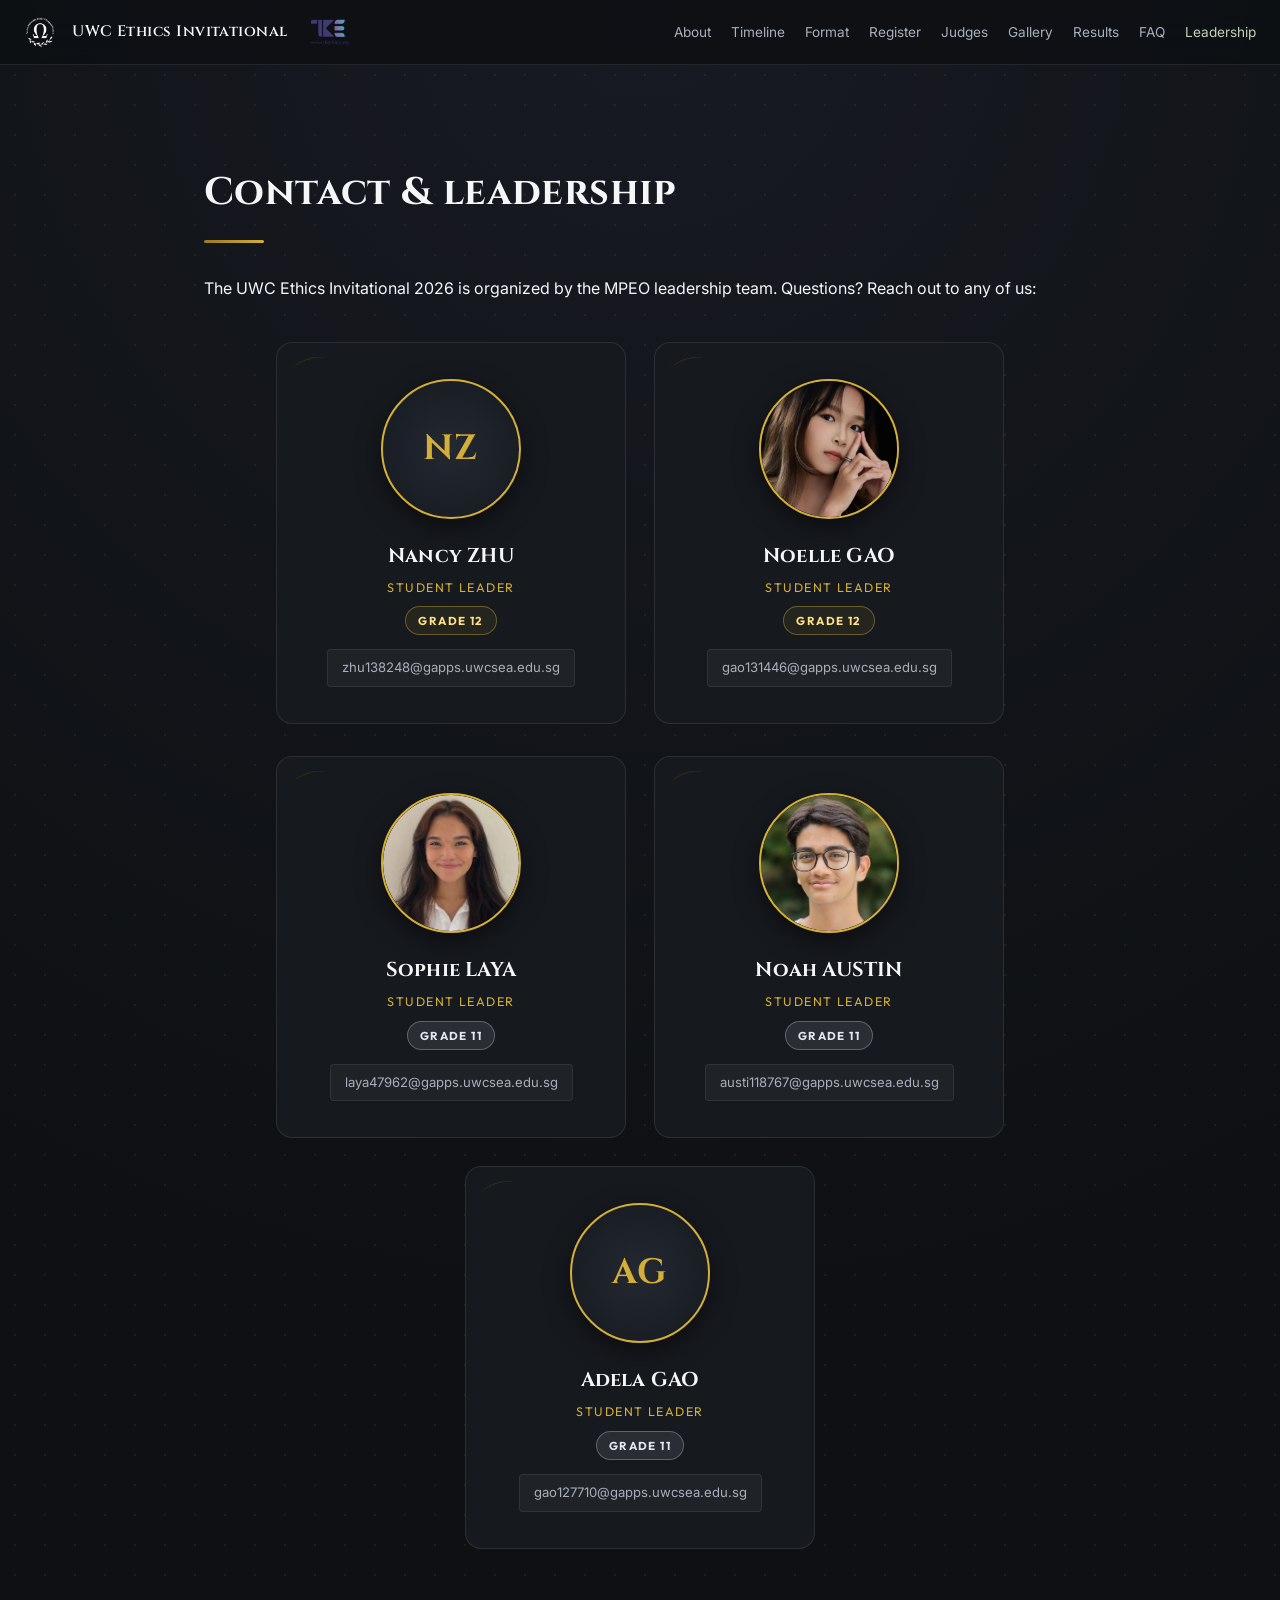
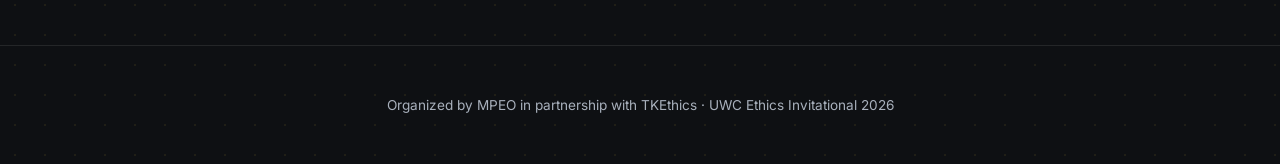
<file: leadership.html>
<!DOCTYPE html>
<html lang="en">
<head>
  <meta charset="UTF-8">
  <meta name="viewport" content="width=device-width, initial-scale=1.0">
  <title>Leadership · UWC Ethics Invitational 2026</title>
  <meta name="description" content="Contact the MPEO leadership team behind the UWC Ethics Invitational.">
  <link rel="icon" href="assets/logos/mpeo-omega-crest.svg" type="image/svg+xml">
  <link rel="stylesheet" href="style.css">
</head>
<body>
  <header class="site-header">
    <div class="site-header__logos">
      <img src="assets/logos/mpeo-omega-crest-transparent.png" alt="Model Philosophy Ethics Olympiad crest">
      <a href="index.html" class="site-header__wordmark">UWC Ethics Invitational</a>
      <img src="assets/logos/tkethics-logo.png" alt="TKEthics logo">
    </div>
    <nav class="site-header__nav">
      <a href="about.html">About</a>
      <a href="index.html#timeline">Timeline</a>
      <a href="format.html">Format</a>
      <a href="index.html#eligibility">Register</a>
      <a href="judges.html">Judges</a>
      <a href="gallery.html">Gallery</a>
      <a href="results.html">Results</a>
      <a href="index.html#faq">FAQ</a>
      <a href="leadership.html" aria-current="page">Leadership</a>
    </nav>
  </header>

  <main>
    <section id="contact" class="contact">
      <div class="container container--narrow">
        <h2>Contact &amp; leadership</h2>
        <p>The UWC Ethics Invitational 2026 is organized by the MPEO leadership team. Questions? Reach out to any of us:</p>

        <div class="leadership-tiered-layout">
          <div class="leadership-row leadership-row-2">
            <div class="leader-card" data-reveal>
              <div class="leader-avatar-frame">
                <div class="leader-avatar-ph">NZ</div>
              </div>
              <h3 class="leader-name">Nancy ZHU</h3>
              <div class="leader-role">Student Leader</div>
              <span class="leader-grade-badge grade-12">Grade 12</span>
              <a href="mailto:zhu138248@gapps.uwcsea.edu.sg" class="leader-email-link">zhu138248@gapps.uwcsea.edu.sg</a>
            </div>

            <div class="leader-card" data-reveal>
              <div class="leader-avatar-frame">
                <img src="assets/noelle-gao.jpg" alt="Noelle Gao - Student Leader" class="leader-avatar-img" />
              </div>
              <h3 class="leader-name">Noelle GAO</h3>
              <div class="leader-role">Student Leader</div>
              <span class="leader-grade-badge grade-12">Grade 12</span>
              <a href="mailto:gao131446@gapps.uwcsea.edu.sg" class="leader-email-link">gao131446@gapps.uwcsea.edu.sg</a>
            </div>
          </div>

          <div class="leadership-row leadership-row-3">
            <div class="leader-card" data-reveal>
              <div class="leader-avatar-frame">
                <img src="assets/sophie-laya.jpg" alt="Sophie Laya - Student Leader" class="leader-avatar-img" />
              </div>
              <h3 class="leader-name">Sophie LAYA</h3>
              <div class="leader-role">Student Leader</div>
              <span class="leader-grade-badge grade-11">Grade 11</span>
              <a href="mailto:laya47962@gapps.uwcsea.edu.sg" class="leader-email-link">laya47962@gapps.uwcsea.edu.sg</a>
            </div>

            <div class="leader-card" data-reveal>
              <div class="leader-avatar-frame">
                <img src="assets/noah-austin-cropped.jpg" alt="Noah Austin - Student Leader" class="leader-avatar-img" />
              </div>
              <h3 class="leader-name">Noah AUSTIN</h3>
              <div class="leader-role">Student Leader</div>
              <span class="leader-grade-badge grade-11">Grade 11</span>
              <a href="mailto:austi118767@gapps.uwcsea.edu.sg" class="leader-email-link">austi118767@gapps.uwcsea.edu.sg</a>
            </div>

            <div class="leader-card" data-reveal>
              <div class="leader-avatar-frame">
                <div class="leader-avatar-ph">AG</div>
              </div>
              <h3 class="leader-name">Adela GAO</h3>
              <div class="leader-role">Student Leader</div>
              <span class="leader-grade-badge grade-11">Grade 11</span>
              <a href="mailto:gao127710@gapps.uwcsea.edu.sg" class="leader-email-link">gao127710@gapps.uwcsea.edu.sg</a>
            </div>
          </div>
        </div>
      </div>
    </section>
  </main>

  <footer class="site-footer">
    <p>Organized by MPEO in partnership with TKEthics · UWC Ethics Invitational 2026</p>
  </footer>

  <script type="module" src="js/app.js"></script>
</body>
</html>
</file>
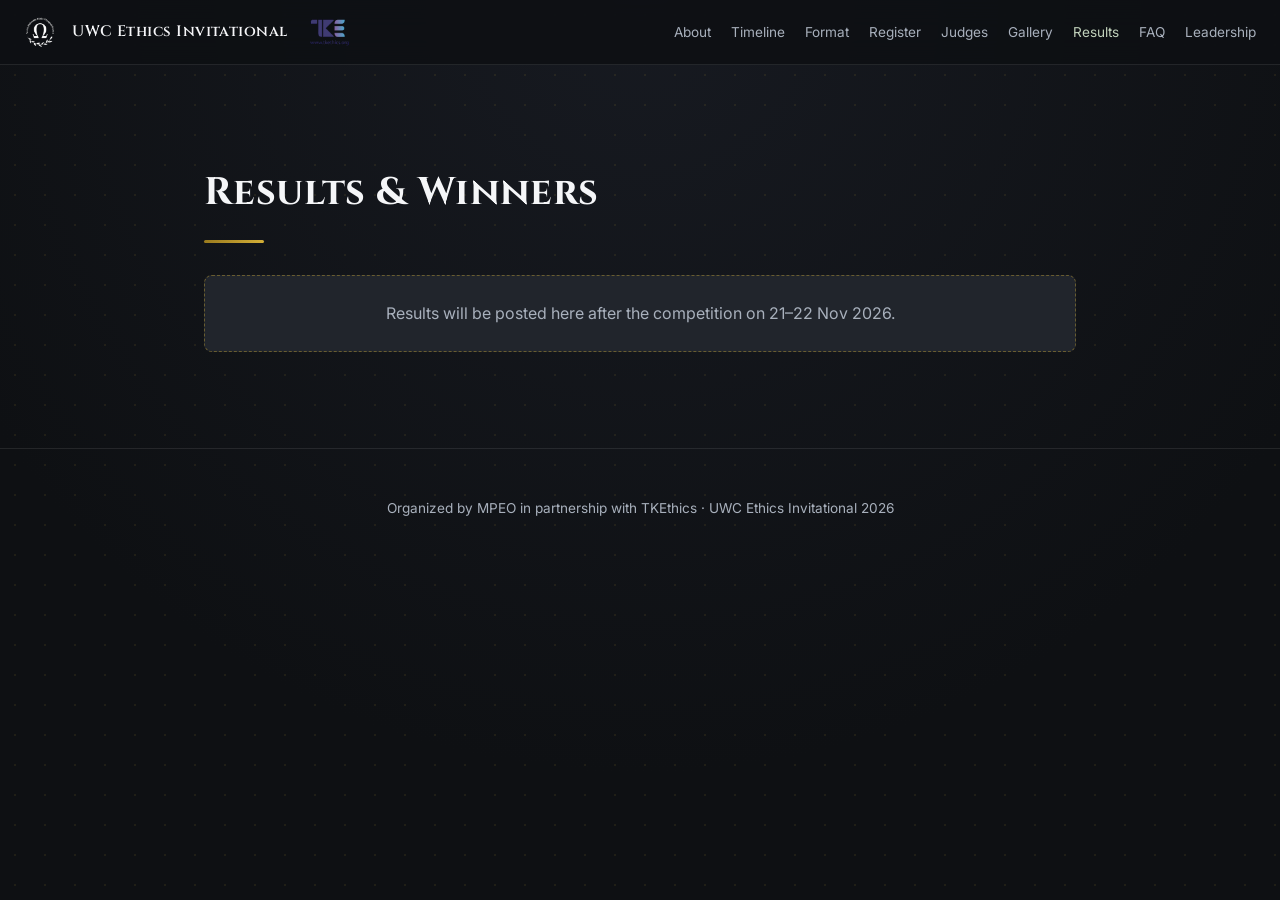
<file: results.html>
<!DOCTYPE html>
<html lang="en">
<head>
  <meta charset="UTF-8">
  <meta name="viewport" content="width=device-width, initial-scale=1.0">
  <title>Results · UWC Ethics Invitational 2026</title>
  <meta name="description" content="Results and winners of the UWC Ethics Invitational.">
  <link rel="icon" href="assets/logos/mpeo-omega-crest.svg" type="image/svg+xml">
  <link rel="stylesheet" href="style.css">
</head>
<body>
  <header class="site-header">
    <div class="site-header__logos">
      <img src="assets/logos/mpeo-omega-crest-transparent.png" alt="Model Philosophy Ethics Olympiad crest">
      <a href="index.html" class="site-header__wordmark">UWC Ethics Invitational</a>
      <img src="assets/logos/tkethics-logo.png" alt="TKEthics logo">
    </div>
    <nav class="site-header__nav">
      <a href="about.html">About</a>
      <a href="index.html#timeline">Timeline</a>
      <a href="format.html">Format</a>
      <a href="index.html#eligibility">Register</a>
      <a href="judges.html">Judges</a>
      <a href="gallery.html">Gallery</a>
      <a href="results.html" aria-current="page">Results</a>
      <a href="index.html#faq">FAQ</a>
      <a href="leadership.html">Leadership</a>
    </nav>
  </header>

  <main>
    <section id="results" class="results">
      <div class="container container--narrow">
        <h2>Results &amp; Winners</h2>
        <div id="results-root"></div>
      </div>
    </section>
  </main>

  <footer class="site-footer">
    <p>Organized by MPEO in partnership with TKEthics · UWC Ethics Invitational 2026</p>
  </footer>

  <script type="module" src="js/app.js"></script>
</body>
</html>
</file>
<file: style.css>
/* ==========================================================================
   UWC ETHICS INVITATIONAL 2026 — DESIGN SYSTEM
   Aligned to MPEO's dark-academia gold system for visual consistency
   across both Ethics Olympiad events.
   ========================================================================== */

@import url('https://fonts.googleapis.com/css2?family=Cinzel:wght@500;600;700;800;900&family=Cormorant+Garamond:ital,wght@0,400;0,600;1,400;1,600&family=Inter:wght@300;400;500;600;700&family=Playfair+Display:ital,wght@0,600;0,700;1,600&family=Outfit:wght@500;600;700&display=swap');

:root {
  --color-bg-primary: #0E1013;
  --color-bg-secondary: #16191E;
  --color-bg-card: #21252C;
  --color-bg-card-hover: #2A2F38;
  --color-bg-parchment: #F6F4ED;

  --color-border-subtle: rgba(255, 255, 255, 0.09);
  --color-border-accent: rgba(212, 175, 55, 0.4);

  /* Metallic accents, matched to MPEO's gold system */
  --color-gold-primary: #D4AF37;
  --color-gold-hover: #F3CE5E;
  --color-gold-dark: #997A1E;
  --color-gold-glow: rgba(212, 175, 55, 0.28);
  --color-gold-surface: rgba(212, 175, 55, 0.08);

  --color-silver: #C0C7D0;
  --color-silver-glow: rgba(192, 199, 208, 0.25);
  --color-bronze: #CD7F32;
  --color-bronze-glow: rgba(205, 127, 50, 0.25);
  --color-olive-laurel: #4F6052;

  /* Laurel: generic interactive emphasis (links, active nav, checkmarks) — gold stays reserved for rank/achievement */
  --color-link: #A3B79C;
  --color-link-hover: #C1D2BB;

  --color-accent-a: var(--color-gold-primary);
  --color-accent-b: var(--color-gold-hover);
  --color-accent-gradient: linear-gradient(120deg, var(--color-gold-dark), var(--color-gold-primary));
  --color-accent-glow: var(--color-gold-glow);

  --color-text-primary: #F5F6F8;
  --color-text-secondary: #A8B0BC;
  --color-text-muted: #6B7280;
  --color-text-dark: #1A1D20;

  --font-display: 'Cinzel', Georgia, serif;
  --font-subhead: 'Playfair Display', Georgia, serif;
  --font-editorial: 'Cormorant Garamond', Georgia, serif;
  --font-body: 'Inter', system-ui, -apple-system, sans-serif;
  --font-badge: 'Outfit', sans-serif;

  --max-width-container: 1240px;
  --max-width-narrow: 920px;
  --radius-sm: 4px;
  --radius-md: 8px;
  --radius-lg: 16px;
  --radius-full: 9999px;

  --shadow-card: 0 16px 36px -10px rgba(0, 0, 0, 0.6);
  --shadow-gold: 0 10px 30px -5px var(--color-gold-glow);
  --glass-bg: rgba(14, 16, 19, 0.85);
  --glass-border: 1px solid rgba(255, 255, 255, 0.08);
  --glass-blur: blur(14px);
  --transition-fast: 0.2s cubic-bezier(0.16, 1, 0.3, 1);
  --transition-normal: 0.35s cubic-bezier(0.16, 1, 0.3, 1);
}

*, *::before, *::after { box-sizing: border-box; margin: 0; padding: 0; }

html {
  scroll-behavior: smooth;
  color-scheme: dark;
  background-color: var(--color-bg-primary);
  font-family: var(--font-body);
  font-size: 16px;
  line-height: 1.65;
  color: var(--color-text-primary);
  -webkit-font-smoothing: antialiased;
}

body {
  overflow-x: hidden;
  background:
    radial-gradient(circle, rgba(212, 175, 55, 0.09) 1px, transparent 1.3px) 0 0 / 30px 30px,
    radial-gradient(circle at 50% 0%, #171A21 0%, #0E1013 70%);
  min-height: 100vh;
}

a { color: inherit; text-decoration: none; transition: var(--transition-fast); }
button { cursor: pointer; border: none; font-family: inherit; }
img { max-width: 100%; height: auto; display: block; }

:focus-visible {
  outline: 2px solid var(--color-link-hover);
  outline-offset: 3px;
  border-radius: 2px;
}

.container { max-width: var(--max-width-container); margin: 0 auto; padding: 0 24px; }
.container--narrow { max-width: var(--max-width-narrow); }

section { padding: 96px 0; }
main > section:nth-of-type(even) { background: var(--color-bg-secondary); }

@media (max-width: 640px) {
  section { padding: 56px 0; }
}

h1, h2 { font-family: var(--font-display); font-weight: 700; letter-spacing: 0.01em; text-wrap: balance; }
h3 { font-family: var(--font-subhead); font-weight: 700; letter-spacing: 0.01em; text-wrap: balance; }
h2 { font-size: clamp(1.8rem, 3vw, 2.6rem); margin-bottom: 32px; position: relative; }
h2::after {
  content: '';
  display: block;
  margin-top: 16px;
  width: 60px;
  height: 3px;
  border-radius: 2px;
  background: var(--color-accent-gradient);
}
p { text-wrap: pretty; }

/* --- Decorative ornaments (laurel motifs, dividers, texture) --- */
.ornament-divider {
  display: flex;
  align-items: center;
  justify-content: center;
  gap: 18px;
  max-width: 360px;
  margin: 0 auto;
  padding: 0 24px;
  color: var(--color-gold-primary);
  opacity: 0.55;
}
.ornament-divider__line {
  flex: 1;
  height: 1px;
  background: linear-gradient(90deg, transparent, currentColor);
}
.ornament-divider__line--flip { background: linear-gradient(90deg, currentColor, transparent); }
.ornament-divider__sprig {
  width: 38px;
  height: 15px;
  flex-shrink: 0;
  background-color: currentColor;
  -webkit-mask-image: url('assets/decorative/laurel-sprig.svg');
  mask-image: url('assets/decorative/laurel-sprig.svg');
  -webkit-mask-size: contain;
  mask-size: contain;
  -webkit-mask-repeat: no-repeat;
  mask-repeat: no-repeat;
  -webkit-mask-position: center;
  mask-position: center;
}
.ornament-divider__sprig--right { transform: scaleX(-1); }
.ornament-divider__mark {
  width: 7px;
  height: 7px;
  border: 1px solid currentColor;
  transform: rotate(45deg);
  flex-shrink: 0;
}

/* Corner sprig accent on card-like surfaces */
.leader-card,
.judges__bio,
.format__theories li,
.funnel-step__register,
.judges__criteria {
  position: relative;
  overflow: hidden;
}
.leader-card::before,
.judges__bio::before,
.format__theories li::before,
.funnel-step__register::before,
.judges__criteria::before {
  content: '';
  position: absolute;
  top: 12px;
  left: 14px;
  width: 34px;
  height: 14px;
  background-color: var(--color-gold-primary);
  -webkit-mask-image: url('assets/decorative/laurel-sprig.svg');
  mask-image: url('assets/decorative/laurel-sprig.svg');
  -webkit-mask-size: contain;
  mask-size: contain;
  -webkit-mask-repeat: no-repeat;
  mask-repeat: no-repeat;
  -webkit-mask-position: center;
  mask-position: center;
  opacity: 0.16;
  transform: rotate(-10deg);
  pointer-events: none;
}

/* Scroll-reveal (progressive enhancement; content is visible by default) */
[data-reveal] { opacity: 1; transform: none; }
[data-reveal].reveal-init {
  opacity: 0;
  transform: translateY(18px);
  transition: opacity 0.6s cubic-bezier(0.16, 1, 0.3, 1), transform 0.6s cubic-bezier(0.16, 1, 0.3, 1);
}
[data-reveal].reveal-visible { opacity: 1; transform: none; }
@media (prefers-reduced-motion: reduce) {
  [data-reveal].reveal-init { opacity: 1; transform: none; transition: none; }
}

.btn {
  display: inline-block;
  padding: 14px 32px;
  border-radius: var(--radius-full);
  font-family: var(--font-body);
  font-weight: 600;
  font-size: 0.95rem;
}
.btn--primary {
  background: var(--color-accent-gradient);
  color: #08090B;
}
.btn--lg {
  padding: 18px 40px;
  font-size: 1.1rem;
}
.btn--primary:hover { box-shadow: 0 10px 30px -5px var(--color-accent-glow); }
.btn--disabled {
  background: var(--color-bg-card);
  color: var(--color-text-muted);
  cursor: not-allowed;
}

/* --- Header / nav --- */
.site-header {
  position: sticky;
  top: 0;
  z-index: 50;
  display: flex;
  flex-wrap: wrap;
  align-items: center;
  justify-content: space-between;
  gap: 16px;
  padding: 16px 24px;
  background: var(--glass-bg);
  backdrop-filter: var(--glass-blur);
  border-bottom: 1px solid var(--color-border-subtle);
}
.site-header__logos { display: flex; align-items: center; gap: 16px; flex-shrink: 0; }
.site-header__logos img { height: 32px; width: auto; }
.site-header__wordmark {
  font-family: var(--font-display);
  font-size: 0.95rem;
  font-weight: 600;
  color: var(--color-text-primary);
  white-space: nowrap;
  letter-spacing: 0.03em;
}
.site-header__wordmark:hover { color: var(--color-link-hover); }
.site-header__nav { display: flex; gap: 20px; flex-wrap: wrap; }
.site-header__nav a { font-size: 0.85rem; color: var(--color-text-secondary); }
.site-header__nav a:hover { color: var(--color-text-primary); }
.site-header__nav a[aria-current="page"] { color: var(--color-link-hover); }

/* --- Footer --- */
.site-footer {
  padding: 48px 24px;
  text-align: center;
  color: var(--color-text-secondary);
  font-size: 0.85rem;
  border-top: 1px solid var(--color-border-subtle);
}

.tag--tentative, .tag--note {
  display: inline-block;
  font-family: var(--font-badge);
  font-size: 0.7rem;
  text-transform: uppercase;
  letter-spacing: 0.08em;
  color: var(--color-text-secondary);
  border: 1px solid var(--color-border-subtle);
  border-radius: var(--radius-full);
  padding: 2px 10px;
  margin-left: 8px;
  vertical-align: middle;
}

/* --- Hero --- */
.hero {
  position: relative;
  isolation: isolate;
  min-height: 100svh;
  display: flex;
  align-items: center;
  padding-top: 100px;
  padding-bottom: 60px;
  text-align: center;
  overflow: hidden;
  background-image: url("assets/resources/globev2.png");
  background-size: cover;
  background-position: center;
}
.hero::before {
  content: "";
  position: absolute;
  inset: 0;
  z-index: -1;
  background: var(--color-bg-primary);
  opacity: 0.82;
}
@media (max-width: 640px) {
  .hero { padding-top: 96px; padding-bottom: 72px; }
}
.hero__inner { position: relative; z-index: 1; }
.hero__eyebrow {
  display: flex;
  align-items: center;
  justify-content: center;
  gap: 10px;
  font-family: var(--font-badge);
  text-transform: uppercase;
  letter-spacing: 0.12em;
  font-size: 0.8rem;
  color: var(--color-accent-b);
  margin-bottom: 16px;
}
.hero__eyebrow-sprig {
  width: 26px;
  height: 10px;
  flex-shrink: 0;
  background-color: currentColor;
  -webkit-mask-image: url('assets/decorative/laurel-sprig.svg');
  mask-image: url('assets/decorative/laurel-sprig.svg');
  -webkit-mask-size: contain;
  mask-size: contain;
  -webkit-mask-repeat: no-repeat;
  mask-repeat: no-repeat;
  -webkit-mask-position: center;
  mask-position: center;
}
.hero__eyebrow-sprig--right { transform: scaleX(-1); }
.hero__title { font-size: clamp(2.4rem, 6vw, 4.2rem); margin-bottom: 20px; }
.hero__subtitle {
  font-family: var(--font-editorial);
  font-size: 1.3rem;
  color: var(--color-text-secondary);
  max-width: 700px;
  margin: 0 auto 24px;
}
.hero__date { color: var(--color-text-secondary); margin-bottom: 12px; }
.hero__qualifier {
  display: inline-block;
  font-size: 0.9rem;
  color: var(--color-accent-b);
  background: var(--color-gold-surface);
  border: 1px solid var(--color-border-accent);
  border-radius: 999px;
  padding: 6px 18px;
  margin-bottom: 32px;
}
.hero__ctas { display: flex; gap: 16px; justify-content: center; flex-wrap: wrap; }
.hero__stats {
  list-style: none;
  display: flex;
  flex-wrap: wrap;
  justify-content: center;
  gap: 10px;
  margin: 36px 0 0;
}
.hero__stats li {
  display: flex;
  align-items: center;
  gap: 7px;
  font-family: var(--font-badge);
  font-size: 0.78rem;
  letter-spacing: 0.03em;
  color: var(--color-text-secondary);
  border: 1px solid var(--color-border-accent);
  background: var(--color-gold-surface);
  border-radius: var(--radius-full);
  padding: 8px 16px;
}
.hero__stats li::before {
  content: '';
  width: 5px;
  height: 5px;
  border-radius: 50%;
  background: var(--color-gold-primary);
  flex-shrink: 0;
}
.btn--ghost {
  border: 1px solid var(--color-border-subtle);
  color: var(--color-text-primary);
}
.btn--ghost:hover { border-color: var(--color-border-accent); }

/* --- Emphasis accent --- */
.highlight { color: var(--color-accent-b); font-weight: 600; }

/* --- About / Format shared prose styles --- */
.about p, .format p { color: var(--color-text-secondary); margin-bottom: 20px; }

.about__grid {
  display: grid;
  grid-template-columns: 1.1fr 0.9fr;
  gap: 64px;
  align-items: center;
}
@media (max-width: 860px) {
  .about__grid { grid-template-columns: 1fr; gap: 32px; }
}
.about__pullquote {
  font-family: var(--font-editorial);
  font-style: italic;
  font-size: clamp(1.4rem, 2.4vw, 1.9rem);
  line-height: 1.4;
  color: var(--color-text-primary);
  border-top: 1px solid var(--color-border-accent);
  padding-top: 24px;
}
.about__pullquote cite {
  display: block;
  margin-top: 16px;
  font-family: var(--font-body);
  font-style: normal;
  font-size: 0.8rem;
  text-transform: uppercase;
  letter-spacing: 0.08em;
  color: var(--color-text-secondary);
}
.format h3 { font-size: 1.3rem; margin: 40px 0 16px; }
.format__theories { list-style: none; display: grid; gap: 16px; margin-bottom: 20px; }
.format__theories li {
  background: var(--color-bg-card);
  border: 1px solid var(--color-border-subtle);
  border-radius: var(--radius-md);
  padding: 16px 20px;
  color: var(--color-text-secondary);
  transition: var(--transition-fast);
}
.format__theories li strong {
  color: var(--color-accent-a);
  font-family: var(--font-subhead);
  font-size: 1.05rem;
}
.format__theories li a { text-decoration: underline; }
.format__theories li a:hover strong { color: var(--color-link-hover); }
.format__theories li:hover {
  background: var(--color-bg-card-hover);
  box-shadow: 0 10px 30px -12px var(--color-accent-glow);
}
.format__video-slot {
  aspect-ratio: 16 / 9;
  background: var(--color-bg-card);
  border: 1px solid var(--color-border-subtle);
  border-radius: var(--radius-lg);
  overflow: hidden;
  margin-bottom: 32px;
}
.format__video-slot iframe {
  width: 100%;
  height: 100%;
  border: 0;
  display: block;
}

.format__steps {
  display: grid;
  grid-template-columns: repeat(4, 1fr);
  gap: 16px;
  margin: 28px 0 32px;
}
@media (max-width: 860px) { .format__steps { grid-template-columns: 1fr 1fr; } }
@media (max-width: 520px) { .format__steps { grid-template-columns: 1fr; } }
.format__step {
  position: relative;
  display: flex;
  flex-direction: column;
  background: var(--color-bg-card);
  border: 1px solid var(--color-border-subtle);
  border-radius: var(--radius-md);
  padding: 22px 20px 24px;
  transition: var(--transition-fast);
}
@media (min-width: 861px) {
  .format__step:not(:first-child)::before {
    content: '→';
    position: absolute;
    top: 37px;
    left: -8px;
    transform: translate(-50%, -50%);
    font-size: 1rem;
    color: var(--color-text-muted);
    z-index: 1;
    pointer-events: none;
  }
}
.format__step:hover {
  background: var(--color-bg-card-hover);
  border-color: var(--color-border-accent);
  box-shadow: 0 14px 32px -14px var(--color-accent-glow);
  transform: translateY(-4px);
}
.format__step-marker {
  display: flex;
  align-items: center;
  gap: 12px;
  margin-bottom: 18px;
}
.format__step-icon {
  display: flex;
  align-items: center;
  justify-content: center;
  width: 26px;
  height: 26px;
  flex-shrink: 0;
  color: var(--color-accent-b);
  transition: var(--transition-fast);
}
.format__step-icon svg { width: 100%; height: 100%; }
.format__step:hover .format__step-icon { transform: rotate(-6deg) scale(1.1); color: var(--color-gold-hover); }
.format__step-number {
  font-family: var(--font-display);
  font-size: 1.6rem;
  line-height: 1;
  color: var(--color-accent-a);
}
.format__step-title {
  font-family: var(--font-subhead);
  font-size: 1.05rem;
  font-weight: 700;
  margin-bottom: 0;
}
.format__step-title + p { margin-top: 14px; }
.format__step-time {
  display: block;
  width: fit-content;
  margin: 8px 0 14px;
  font-family: var(--font-badge);
  font-size: 0.7rem;
  font-weight: 600;
  text-transform: uppercase;
  letter-spacing: 0.06em;
  color: var(--color-text-secondary);
  background: var(--color-bg-primary);
  border: 1px solid var(--color-border-subtle);
  border-radius: var(--radius-full);
  padding: 2px 10px;
}
.format__step p { font-size: 0.92rem; margin-bottom: 0; }

.format__callout {
  border: 1px solid var(--color-border-accent);
  background: var(--color-accent-glow);
  border-radius: var(--radius-md);
  padding: 20px 24px;
  font-family: var(--font-editorial);
  font-style: italic;
  font-size: 1.2rem;
  line-height: 1.5;
}
.format__callout strong { font-style: normal; }

.judges p { color: var(--color-text-secondary); margin-bottom: 24px; }
.judges p a { color: var(--color-link); text-decoration: underline; }
.judges p a:hover { color: var(--color-text-primary); }
.judges__top {
  display: grid;
  grid-template-columns: 1.3fr 1fr;
  gap: 32px;
  align-items: start;
  margin-bottom: 32px;
}
@media (max-width: 860px) {
  .judges__top { grid-template-columns: 1fr; gap: 24px; }
}
.judges__bios-row {
  display: grid;
  grid-template-columns: 1fr 1fr;
  gap: 24px;
  margin-bottom: 32px;
}
@media (max-width: 640px) {
  .judges__bios-row { grid-template-columns: 1fr; }
}
.judges__bio {
  background: var(--color-bg-card);
  border: 1px solid var(--color-border-subtle);
  border-radius: var(--radius-md);
  padding: 20px;
}
.judges__bio h3 { font-size: 1.05rem; margin-bottom: 4px; }
.judges__bio-role {
  display: block;
  font-family: var(--font-badge);
  font-size: 0.75rem;
  text-transform: uppercase;
  letter-spacing: 0.06em;
  color: var(--color-accent-b);
  margin-bottom: 12px;
}
.judges__bio p { font-size: 0.9rem; margin-bottom: 0; }
.judges .judges__bio-note { font-size: 0.85rem; color: var(--color-text-secondary); margin-bottom: 0; }
.judges__criteria {
  background: linear-gradient(160deg, var(--color-gold-surface), rgba(212, 175, 55, 0.02));
  border: 1px solid var(--color-border-accent);
  border-radius: var(--radius-lg);
  padding: 22px 20px;
}
.judges__criteria h3 { font-size: 0.95rem; margin-bottom: 14px; color: var(--color-accent-a); }
.judges__criteria ul { list-style: none; display: grid; gap: 11px; color: var(--color-text-secondary); font-size: 0.85rem; }
.judges__criteria li { display: flex; align-items: baseline; gap: 6px; }
.judges__criteria li span {
  position: relative;
  flex: 1;
  overflow: hidden;
  white-space: nowrap;
}
.judges__criteria li span::after {
  content: '..............................................................................................';
  padding-left: 4px;
  letter-spacing: 2px;
  color: var(--color-border-subtle);
}
.judges__criteria li strong {
  flex-shrink: 0;
  font-family: var(--font-display);
  color: var(--color-text-primary);
}
.judges__criteria-total {
  margin-top: 16px;
  padding-top: 14px;
  border-top: 1px solid var(--color-border-accent);
  font-size: 0.8rem;
  color: var(--color-text-secondary);
}
.judges__criteria-total a { color: var(--color-link); text-decoration: underline; }
.judges__criteria-total a:hover { color: var(--color-link-hover); }
.judges__placeholder, .results-placeholder, .gallery-placeholder {
  background: var(--color-bg-card);
  border: 1px dashed var(--color-border-accent);
  border-radius: var(--radius-md);
  padding: 24px;
  color: var(--color-text-secondary);
  text-align: center;
}

.gallery-grid {
  display: grid;
  grid-template-columns: repeat(auto-fill, minmax(220px, 1fr));
  gap: 16px;
}
.gallery-grid img { border-radius: var(--radius-md); object-fit: cover; aspect-ratio: 4 / 3; }

.results-list {
  list-style: none;
  border: 1px solid var(--color-border-subtle);
  border-radius: var(--radius-md);
  overflow: hidden;
}
.results-row {
  display: flex;
  align-items: center;
  gap: 16px;
  padding: 14px 20px;
  border-bottom: 1px solid var(--color-border-subtle);
}
.results-row:last-child { border-bottom: none; }
.results-row:first-child {
  background: linear-gradient(160deg, var(--color-gold-surface), rgba(212, 175, 55, 0.02));
}
.results-row:nth-child(2) {
  background: linear-gradient(160deg, var(--color-silver-glow), rgba(192, 199, 208, 0.02));
}
.results-row:nth-child(3) {
  background: linear-gradient(160deg, var(--color-bronze-glow), rgba(205, 127, 50, 0.02));
}
.results-row__place {
  font-family: var(--font-display);
  font-size: 1.3rem;
  color: var(--color-text-secondary);
  min-width: 48px;
}
.results-row:first-child .results-row__place { color: var(--color-accent-b); }
.results-row:nth-child(2) .results-row__place { color: var(--color-silver); }
.results-row:nth-child(3) .results-row__place { color: var(--color-bronze); }
.results-row__team { font-weight: 600; }
.results-row__school { color: var(--color-text-secondary); margin-left: auto; font-size: 0.9rem; }

.eligibility__list {
  list-style: none;
  margin-bottom: 48px;
  color: var(--color-text-secondary);
}
.eligibility__list li {
  display: flex;
  align-items: baseline;
  gap: 12px;
  padding: 14px 4px;
  border-bottom: 1px solid var(--color-border-subtle);
}
.eligibility__list li:last-child { border-bottom: none; }
.eligibility__list li::before {
  content: '✓';
  flex-shrink: 0;
  color: var(--color-link);
  font-weight: 700;
}

.funnel-step { margin-top: 40px; }
.funnel-step h3 { font-size: 1.1rem; margin-bottom: 8px; }
.funnel-step p { color: var(--color-text-secondary); margin-bottom: 16px; }
.funnel-step--wide { margin: 56px auto 0; max-width: 760px; text-align: center; }
.funnel-step--wide h3,
.funnel-step--wide > p { text-align: center; }

.funnel-step__embed {
  background: linear-gradient(160deg, var(--color-gold-surface), rgba(212, 175, 55, 0.02));
  border: 1px solid var(--color-border-accent);
  border-radius: var(--radius-lg);
  overflow: hidden;
  text-align: left;
}
.funnel-step__embed-chrome {
  display: flex;
  align-items: center;
  gap: 9px;
  padding: 13px 18px;
  border-bottom: 1px solid var(--color-border-accent);
  background: rgba(212, 175, 55, 0.05);
}
.funnel-step__embed-dot {
  width: 8px;
  height: 8px;
  border-radius: 50%;
  flex-shrink: 0;
  background: var(--color-gold-primary);
  box-shadow: 0 0 0 3px var(--color-gold-surface);
}
.funnel-step__embed-label {
  font-family: var(--font-badge);
  font-size: 0.72rem;
  font-weight: 600;
  text-transform: uppercase;
  letter-spacing: 0.07em;
  color: var(--color-text-secondary);
}
.funnel-step__embed-body { padding: 12px; }
.funnel-step__embed iframe {
  display: block;
  width: 100%;
  height: 640px;
  border: 0;
  border-radius: var(--radius-sm);
  color-scheme: light;
  background: #fff;
  box-shadow: 0 4px 16px -4px rgba(0, 0, 0, 0.5);
}
.funnel-step__embed--wide iframe { height: 900px; }
.funnel-step__fallback {
  margin-top: 10px;
  font-size: 0.82rem;
  color: var(--color-text-secondary);
}
.funnel-step__fallback a { color: var(--color-link); text-decoration: underline; }
@media (max-width: 520px) {
  .funnel-step__embed iframe { height: 800px; }
}

.funnel-step__register {
  max-width: 460px;
  margin: 36px auto 0;
  padding: 28px 32px;
  background: var(--color-bg-card);
  border: 1px solid var(--color-border-subtle);
  border-radius: var(--radius-md);
}

.countdown-label[hidden] { display: none; }
.countdown-label {
  max-width: 460px;
  margin: 32px auto 12px;
  font-size: 0.85rem;
  font-weight: 600;
  color: var(--color-text-secondary);
  text-align: center;
}

.countdown[hidden] { display: none; }
.countdown {
  display: grid;
  grid-template-columns: repeat(4, 1fr);
  gap: 8px;
  max-width: 460px;
  margin: 0 auto 20px;
}
.countdown__unit {
  padding: 10px 4px;
  background: var(--color-bg-primary);
  border: 1px solid var(--color-border-subtle);
  border-radius: var(--radius-sm);
}
.countdown__unit dd {
  font-family: var(--font-display);
  font-size: 1.3rem;
  font-weight: 700;
  color: var(--color-text-primary);
  font-variant-numeric: tabular-nums;
}
.countdown__unit dt {
  margin-top: 2px;
  font-size: 0.62rem;
  letter-spacing: 0.04em;
  text-transform: uppercase;
  color: var(--color-text-secondary);
}
@media (max-width: 360px) {
  .countdown { grid-template-columns: repeat(2, 1fr); }
}

.btn--pending {
  background: #C9A24B;
  color: #1A1405;
  cursor: not-allowed;
}

.roadmap {
  list-style: none;
  position: relative;
  max-width: 900px;
  margin: 48px auto;
  padding: 0;
}
.roadmap::before {
  content: '';
  position: absolute;
  top: 0;
  bottom: 0;
  left: 50%;
  width: 1px;
  background: var(--color-border-subtle);
  transform: translateX(-50%);
}
.roadmap__item {
  position: relative;
  width: 50%;
  padding: 0 44px 48px;
}
.roadmap__item--left { left: 0; text-align: right; }
.roadmap__item--right { left: 50%; text-align: left; }
.roadmap__item--final { padding-bottom: 0; }
.roadmap__node {
  position: absolute;
  top: -6px;
  width: 44px;
  height: 44px;
  display: flex;
  align-items: center;
  justify-content: center;
  border-radius: 50%;
  background: var(--color-bg-primary);
  border: 2px solid var(--color-accent-a);
  font-family: var(--font-display);
  font-size: 1.1rem;
  font-weight: 700;
  color: var(--color-accent-a);
  box-shadow: 0 0 18px rgba(0, 0, 0, 0.85), 0 0 12px var(--color-gold-glow);
  transition: var(--transition-fast);
}
.roadmap__item--final .roadmap__node { border-color: var(--color-accent-b); color: var(--color-accent-b); }
.roadmap__item--left .roadmap__node { right: -22px; }
.roadmap__item--right .roadmap__node { left: -22px; }
.roadmap__item:hover .roadmap__node {
  transform: scale(1.15);
  background: var(--color-accent-a);
  color: var(--color-bg-primary);
  box-shadow: 0 0 24px var(--color-gold-glow), 0 0 0 6px var(--color-gold-surface);
}
.roadmap__card {
  background: var(--color-bg-card);
  border: 1px solid var(--color-border-subtle);
  border-radius: var(--radius-md);
  padding: 24px 28px;
  box-shadow: var(--shadow-card);
  transition: var(--transition-fast);
  transition-property: transform, background, border-color, box-shadow;
}
.roadmap__item--left .roadmap__card { transform-origin: right center; }
.roadmap__item--right .roadmap__card { transform-origin: left center; }
.roadmap__item:hover .roadmap__card {
  background: var(--color-bg-card-hover);
  border-color: var(--color-border-accent);
  box-shadow: 0 20px 48px -14px rgba(0, 0, 0, 0.75), 0 0 32px -6px var(--color-accent-glow);
  transform: translateY(-5px) scale(1.035);
}
@media (prefers-reduced-motion: reduce) {
  .roadmap__card,
  .roadmap__node { transition: background 0.2s, border-color 0.2s, box-shadow 0.2s, color 0.2s; }
  .roadmap__item:hover .roadmap__card { transform: none; }
  .roadmap__item:hover .roadmap__node { transform: none; }
}
.roadmap__eyebrow {
  font-family: var(--font-badge);
  text-transform: uppercase;
  letter-spacing: 0.12em;
  font-size: 0.75rem;
  font-weight: 700;
  color: var(--color-accent-a);
  margin: 0 0 8px;
}
.roadmap__card .roadmap__title {
  font-size: 1.35rem;
  line-height: 1.2;
  margin: 0 0 10px;
}
.roadmap__desc {
  color: var(--color-text-secondary);
  font-size: 0.9rem;
  line-height: 1.6;
  margin: 0;
}
@media (max-width: 720px) {
  .roadmap::before { left: 14px; }
  .roadmap__item,
  .roadmap__item--left,
  .roadmap__item--right {
    width: 100%;
    left: 0;
    text-align: left;
    padding: 0 0 40px 48px;
  }
  .roadmap__item--left .roadmap__node,
  .roadmap__item--right .roadmap__node {
    left: -8px;
    right: auto;
    top: 0;
    width: 36px;
    height: 36px;
    font-size: 0.95rem;
  }
}

.timeline h3 { font-size: 1.1rem; margin: 40px 0 12px; }
.schedule-table-note {
  color: var(--color-text-secondary);
  font-size: 0.85rem;
  margin-bottom: 16px;
}
.schedule-table-note .tag--note { margin-left: 0; }
.schedule-table-wrap {
  overflow-x: auto;
  border: 1px solid var(--color-border-subtle);
  border-radius: var(--radius-md);
}
.schedule-table {
  width: 100%;
  border-collapse: collapse;
  font-size: 0.88rem;
  white-space: nowrap;
}
.schedule-table th, .schedule-table td {
  padding: 12px 16px;
  text-align: left;
  border-bottom: 1px solid var(--color-border-subtle);
}
.schedule-table thead th {
  font-family: var(--font-badge);
  font-size: 0.72rem;
  text-transform: uppercase;
  letter-spacing: 0.06em;
  color: var(--color-text-secondary);
  background: var(--color-bg-card);
}
.schedule-table tbody td:first-child {
  color: var(--color-text-primary);
  font-weight: 600;
}
.schedule-table tbody td:not(:first-child) {
  font-family: var(--font-display);
  color: var(--color-text-secondary);
}
.schedule-table tbody tr:last-child td { border-bottom: none; }
.schedule-table .tag--note { margin-left: 6px; }

.faq__item {
  border-bottom: 1px solid var(--color-border-subtle);
  padding: 16px 0;
}
.faq__item summary { cursor: pointer; font-weight: 600; }
.faq__item p { color: var(--color-text-secondary); margin-top: 12px; }

.contact__list { list-style: none; display: grid; gap: 10px; margin-top: 20px; }
.contact__list a { color: var(--color-link); }

/* --- Leadership team grid (grade-tiered layout, ported from MPEO) --- */
.leadership-tiered-layout {
  display: flex;
  flex-direction: column;
  gap: 32px;
  max-width: 1160px;
  margin: 40px auto 0;
}
.leadership-row {
  display: flex;
  justify-content: center;
  gap: 28px;
  flex-wrap: wrap;
}
.leadership-row .leader-card {
  flex: 1 1 300px;
  max-width: 350px;
  min-width: 270px;
}
.leader-card {
  background: var(--color-bg-secondary);
  border: 1px solid var(--color-border-subtle);
  border-radius: var(--radius-lg);
  padding: 36px 24px;
  text-align: center;
  transition: var(--transition-fast);
  display: flex;
  flex-direction: column;
  align-items: center;
  justify-content: space-between;
}
.leader-card:hover {
  border-color: var(--color-border-accent);
  transform: translateY(-4px);
  box-shadow: 0 12px 32px rgba(0, 0, 0, 0.6);
}
.leader-avatar-frame {
  width: 140px;
  height: 140px;
  min-width: 140px;
  min-height: 140px;
  border-radius: 50%;
  border: 2.5px solid var(--color-gold-primary);
  background: radial-gradient(circle, #242932 0%, #15181E 100%);
  display: flex;
  align-items: center;
  justify-content: center;
  margin-bottom: 20px;
  box-shadow: 0 8px 24px rgba(0, 0, 0, 0.5);
  transition: var(--transition-fast);
  flex-shrink: 0;
  position: relative;
  overflow: hidden;
}
.leader-card:hover .leader-avatar-frame {
  border-color: var(--color-gold-hover);
  box-shadow: var(--shadow-gold);
  transform: scale(1.04);
}
.leader-avatar-img {
  width: 100%;
  height: 100%;
  aspect-ratio: 1 / 1;
  border-radius: 50%;
  object-fit: cover;
  object-position: center 20%;
  display: block;
}
.leader-avatar-ph {
  font-family: var(--font-display);
  font-weight: 700;
  color: var(--color-gold-primary);
  font-size: 2.2rem;
  letter-spacing: 0.05em;
  display: flex;
  align-items: center;
  justify-content: center;
  width: 100%;
  height: 100%;
}
.leader-name {
  font-family: var(--font-display);
  font-size: 1.25rem;
  font-weight: 700;
  color: var(--color-text-primary);
  margin-bottom: 6px;
}
.leader-role {
  font-family: var(--font-badge);
  font-size: 0.78rem;
  letter-spacing: 0.12em;
  text-transform: uppercase;
  color: var(--color-gold-primary);
  margin-bottom: 8px;
}
.leader-grade-badge {
  display: inline-block;
  font-family: var(--font-badge);
  font-size: 0.72rem;
  font-weight: 700;
  letter-spacing: 0.12em;
  text-transform: uppercase;
  padding: 4px 12px;
  border-radius: var(--radius-full);
  margin-bottom: 14px;
}
.leader-grade-badge.grade-12 {
  background: var(--color-gold-surface);
  border: 1px solid var(--color-border-accent);
  color: #FFE082;
}
.leader-grade-badge.grade-11 {
  background: rgba(192, 199, 208, 0.12);
  border: 1px solid rgba(192, 199, 208, 0.35);
  color: #E2E8F0;
}
.leader-email-link {
  font-size: 0.82rem;
  color: var(--color-text-secondary);
  word-break: break-all;
  display: inline-block;
  padding: 7px 14px;
  border-radius: var(--radius-sm);
  background: rgba(255, 255, 255, 0.04);
  border: 1px solid rgba(255, 255, 255, 0.08);
}
.leader-email-link:hover {
  color: var(--color-gold-hover);
  background: var(--color-gold-surface);
  border-color: var(--color-gold-primary);
}
</file>
